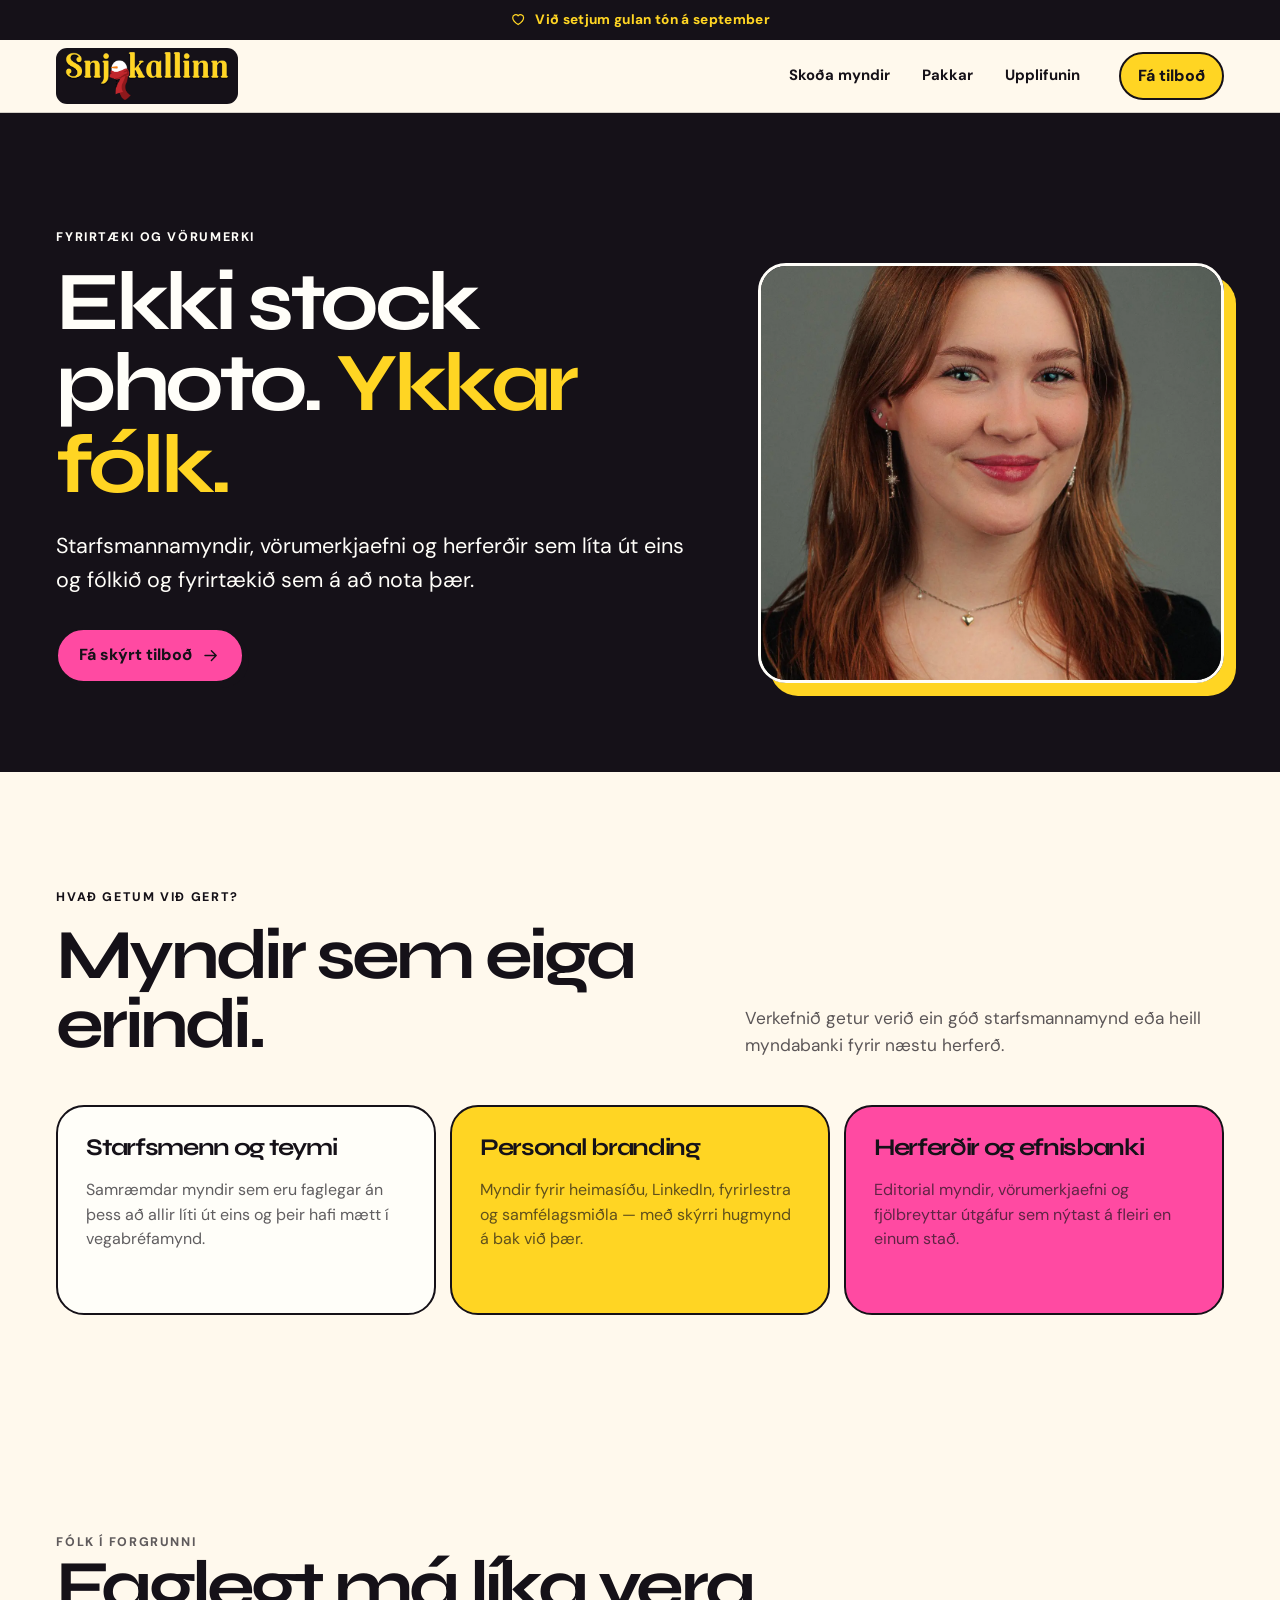
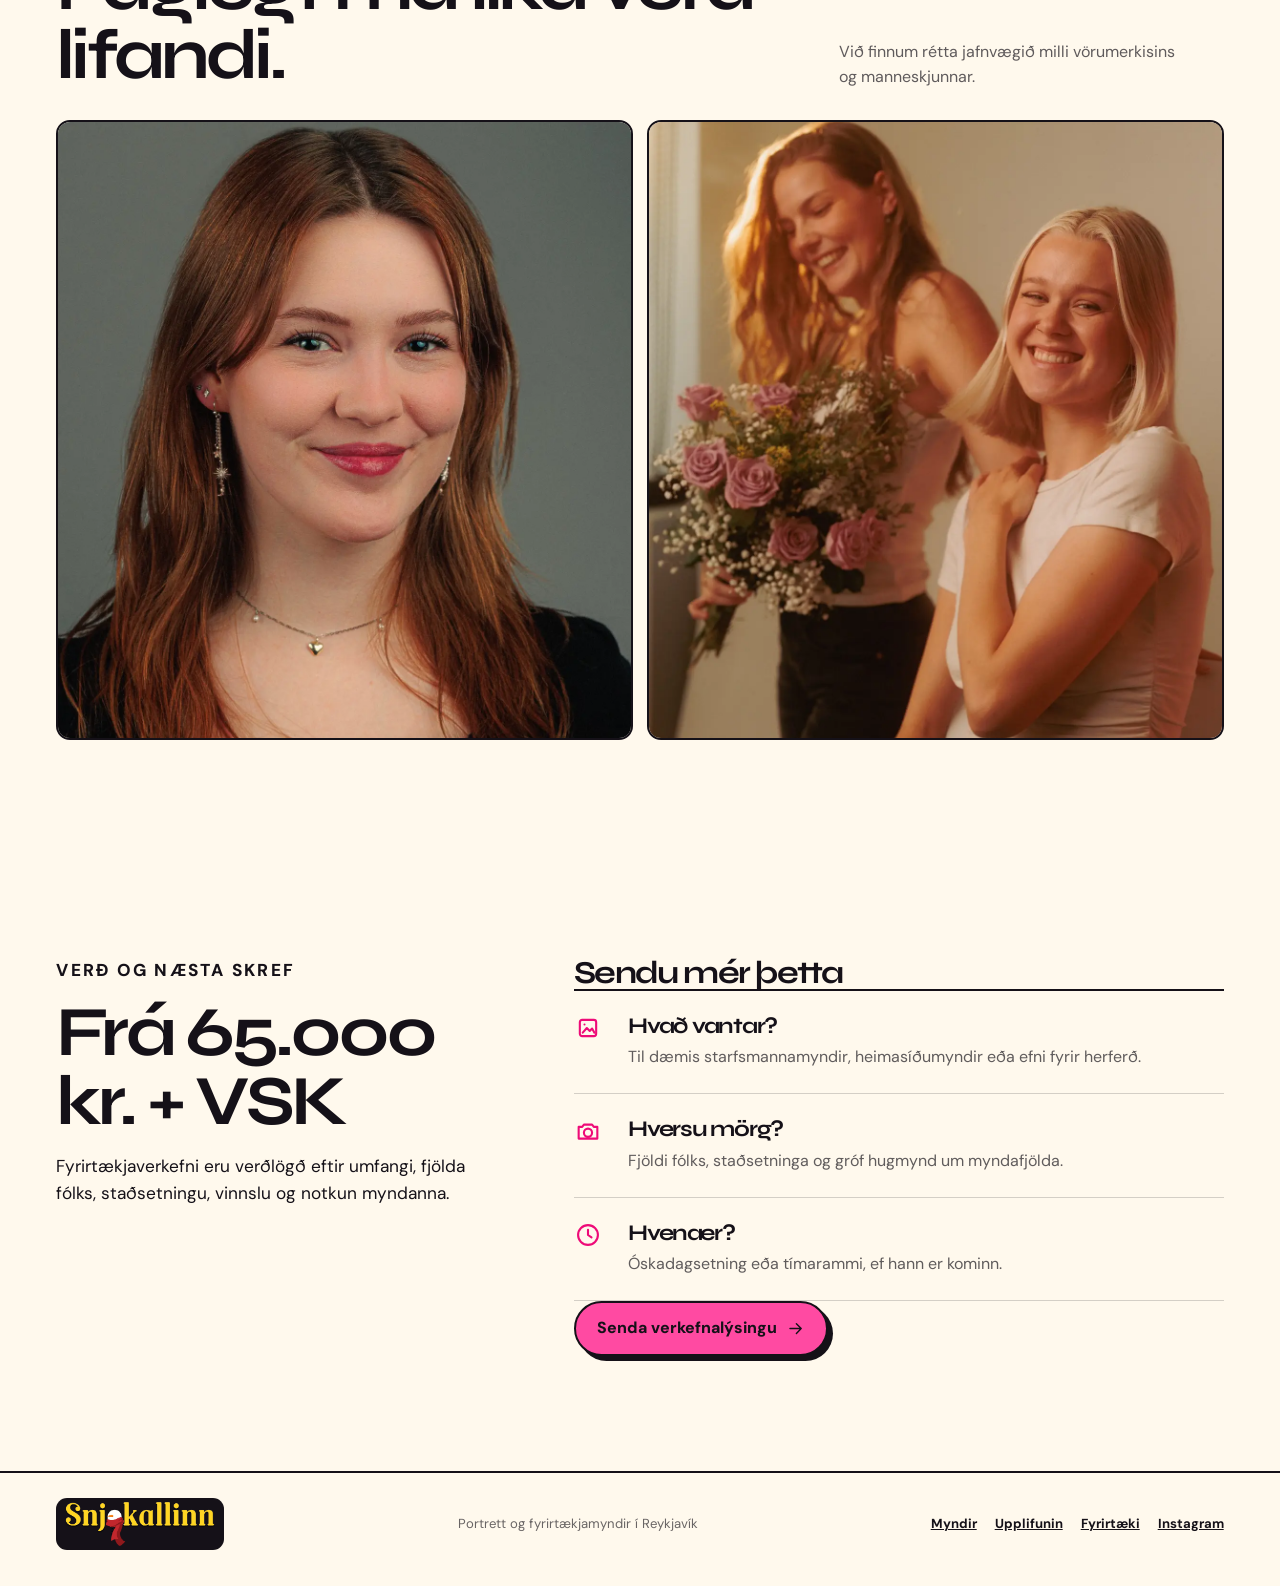
<file: fyrirtaeki.html>
<!doctype html>
<html lang="is">
  <head>
    <meta charset="UTF-8" /><meta name="viewport" content="width=device-width, initial-scale=1.0" />
    <meta name="description" content="Fyrirtækjamyndatökur, starfsmannamyndir og vörumerkjaefni hjá Snjókallinum." /><meta name="theme-color" content="#151118" />
    <link rel="icon" href="./assets/favicon.png" type="image/png" /><link rel="preconnect" href="https://fonts.googleapis.com" /><link rel="preconnect" href="https://fonts.gstatic.com" crossorigin />
    <link href="https://fonts.googleapis.com/css2?family=DM+Sans:wght@400;500;600;700&family=Syne:wght@600;700;800&display=swap" rel="stylesheet" /><link rel="stylesheet" href="./styles-v10.css" />
    <title>Fyrirtæki — Snjókallinn</title>
  </head>
  <body data-campaign="yellow-september">
    <div class="campaign-bar"><svg class="icon" aria-hidden="true"><use href="./icons.svg#heart"></use></svg><span>Við setjum gulan tón á september</span></div>
    <header class="site-header"><div class="site-header-inner"><a class="brand" href="./index.html" aria-label="Snjókallinn, aðalsíða"><img class="brand-wordmark" src="./assets/logo-wordmark-yellow.png" width="1000" height="290" alt="Snjókallinn" /></a><nav class="desktop-nav" aria-label="Aðalvalmynd"><a href="./myndir.html">Skoða myndir</a><a href="./index.html#pakkar">Pakkar</a><a href="./upplifunin.html">Upplifunin</a></nav><a class="header-cta" href="#fyrirspurn">Fá tilboð</a><button class="menu-button" type="button" aria-label="Opna valmynd" aria-expanded="false" aria-controls="mobile-menu" data-menu-button><svg class="icon" aria-hidden="true"><use href="./icons.svg#menu"></use></svg></button></div><nav class="mobile-menu" id="mobile-menu" aria-label="Farsímavalmynd" data-mobile-menu hidden><a href="./index.html">Aðalsíða</a><a href="./myndir.html">Myndir</a><a href="./upplifunin.html">Upplifunin</a><a href="./fyrirtaeki.html" aria-current="page">Fyrirtæki</a><a href="https://www.instagram.com/snjokallinn/" target="_blank" rel="noreferrer">Instagram</a></nav></header>
    <main>
      <section class="page-hero business-hero section-shell"><div class="page-hero-inner"><div><p class="kicker">Fyrirtæki og vörumerki</p><h1>Ekki stock photo. <em>Ykkar fólk.</em></h1><p>Starfsmannamyndir, vörumerkjaefni og herferðir sem líta út eins og fólkið og fyrirtækið sem á að nota þær.</p><div class="hero-actions"><a class="button button-primary" href="#fyrirspurn">Fá skýrt tilboð <svg class="icon" aria-hidden="true"><use href="./icons.svg#arrow"></use></svg></a></div></div><figure class="page-hero-image"><img src="./assets/business-headshot.webp" width="1200" height="1600" alt="Fagleg og afslöppuð starfsmannamynd" fetchpriority="high" /></figure></div></section>

      <section class="content-section section-shell" aria-labelledby="services-title"><div class="section-heading dark-text"><div><p class="kicker">Hvað getum við gert?</p><h2 id="services-title">Myndir sem eiga erindi.</h2></div><div class="section-side-copy"><p>Verkefnið getur verið ein góð starfsmannamynd eða heill myndabanki fyrir næstu herferð.</p></div></div><div class="service-grid"><article><h3>Starfsmenn og teymi</h3><p>Samræmdar myndir sem eru faglegar án þess að allir líti út eins og þeir hafi mætt í vegabréfamynd.</p></article><article><h3>Personal branding</h3><p>Myndir fyrir heimasíðu, LinkedIn, fyrirlestra og samfélagsmiðla — með skýrri hugmynd á bak við þær.</p></article><article><h3>Herferðir og efnisbanki</h3><p>Editorial myndir, vörumerkjaefni og fjölbreyttar útgáfur sem nýtast á fleiri en einum stað.</p></article></div></section>

      <section class="gallery-section section-shell" aria-labelledby="business-gallery-title"><div class="gallery-heading"><div><p class="kicker">Fólk í forgrunni</p><h2 id="business-gallery-title">Faglegt má líka vera lifandi.</h2></div><p>Við finnum rétta jafnvægið milli vörumerkisins og manneskjunnar.</p></div><div class="photo-pair business-photo-pair"><figure><img src="./assets/business-headshot.webp" width="1200" height="1600" alt="Nútímaleg starfsmannamynd á hlutlausum bakgrunni" loading="lazy" /></figure><figure><img src="./assets/business-team.webp" width="1200" height="1600" alt="Tvær manneskjur saman í hlýlegri myndatöku" loading="lazy" /></figure></div></section>

      <section class="content-section section-shell" id="fyrirspurn" aria-labelledby="quote-title"><div class="content-grid"><div><p class="kicker">Verð og næsta skref</p><h2 id="quote-title">Frá 65.000 kr. + VSK</h2><p>Fyrirtækjaverkefni eru verðlögð eftir umfangi, fjölda fólks, staðsetningu, vinnslu og notkun myndanna.</p></div><div><h3>Sendu mér þetta</h3><ul class="detail-list"><li><svg class="icon" aria-hidden="true"><use href="./icons.svg#images"></use></svg><div><h3>Hvað vantar?</h3><p>Til dæmis starfsmannamyndir, heimasíðumyndir eða efni fyrir herferð.</p></div></li><li><svg class="icon" aria-hidden="true"><use href="./icons.svg#camera"></use></svg><div><h3>Hversu mörg?</h3><p>Fjöldi fólks, staðsetninga og gróf hugmynd um myndafjölda.</p></div></li><li><svg class="icon" aria-hidden="true"><use href="./icons.svg#clock"></use></svg><div><h3>Hvenær?</h3><p>Óskadagsetning eða tímarammi, ef hann er kominn.</p></div></li></ul><a class="button button-primary" href="https://www.instagram.com/snjokallinn/" target="_blank" rel="noreferrer">Senda verkefnalýsingu <svg class="icon" aria-hidden="true"><use href="./icons.svg#arrow"></use></svg></a></div></div></section>
    </main>
    <footer class="site-footer section-shell"><a class="brand footer-brand" href="./index.html" aria-label="Snjókallinn, aðalsíða"><img class="brand-wordmark" src="./assets/logo-wordmark-yellow.png" width="1000" height="290" alt="Snjókallinn" loading="lazy" /></a><p>Portrett og fyrirtækjamyndir í Reykjavík</p><div><a href="./myndir.html">Myndir</a><a href="./upplifunin.html">Upplifunin</a><a href="./fyrirtaeki.html">Fyrirtæki</a><a href="https://www.instagram.com/snjokallinn/" target="_blank" rel="noreferrer">Instagram</a></div></footer>
    <script type="module" src="./site-v10.mjs"></script>
  </body>
</html>
</file>
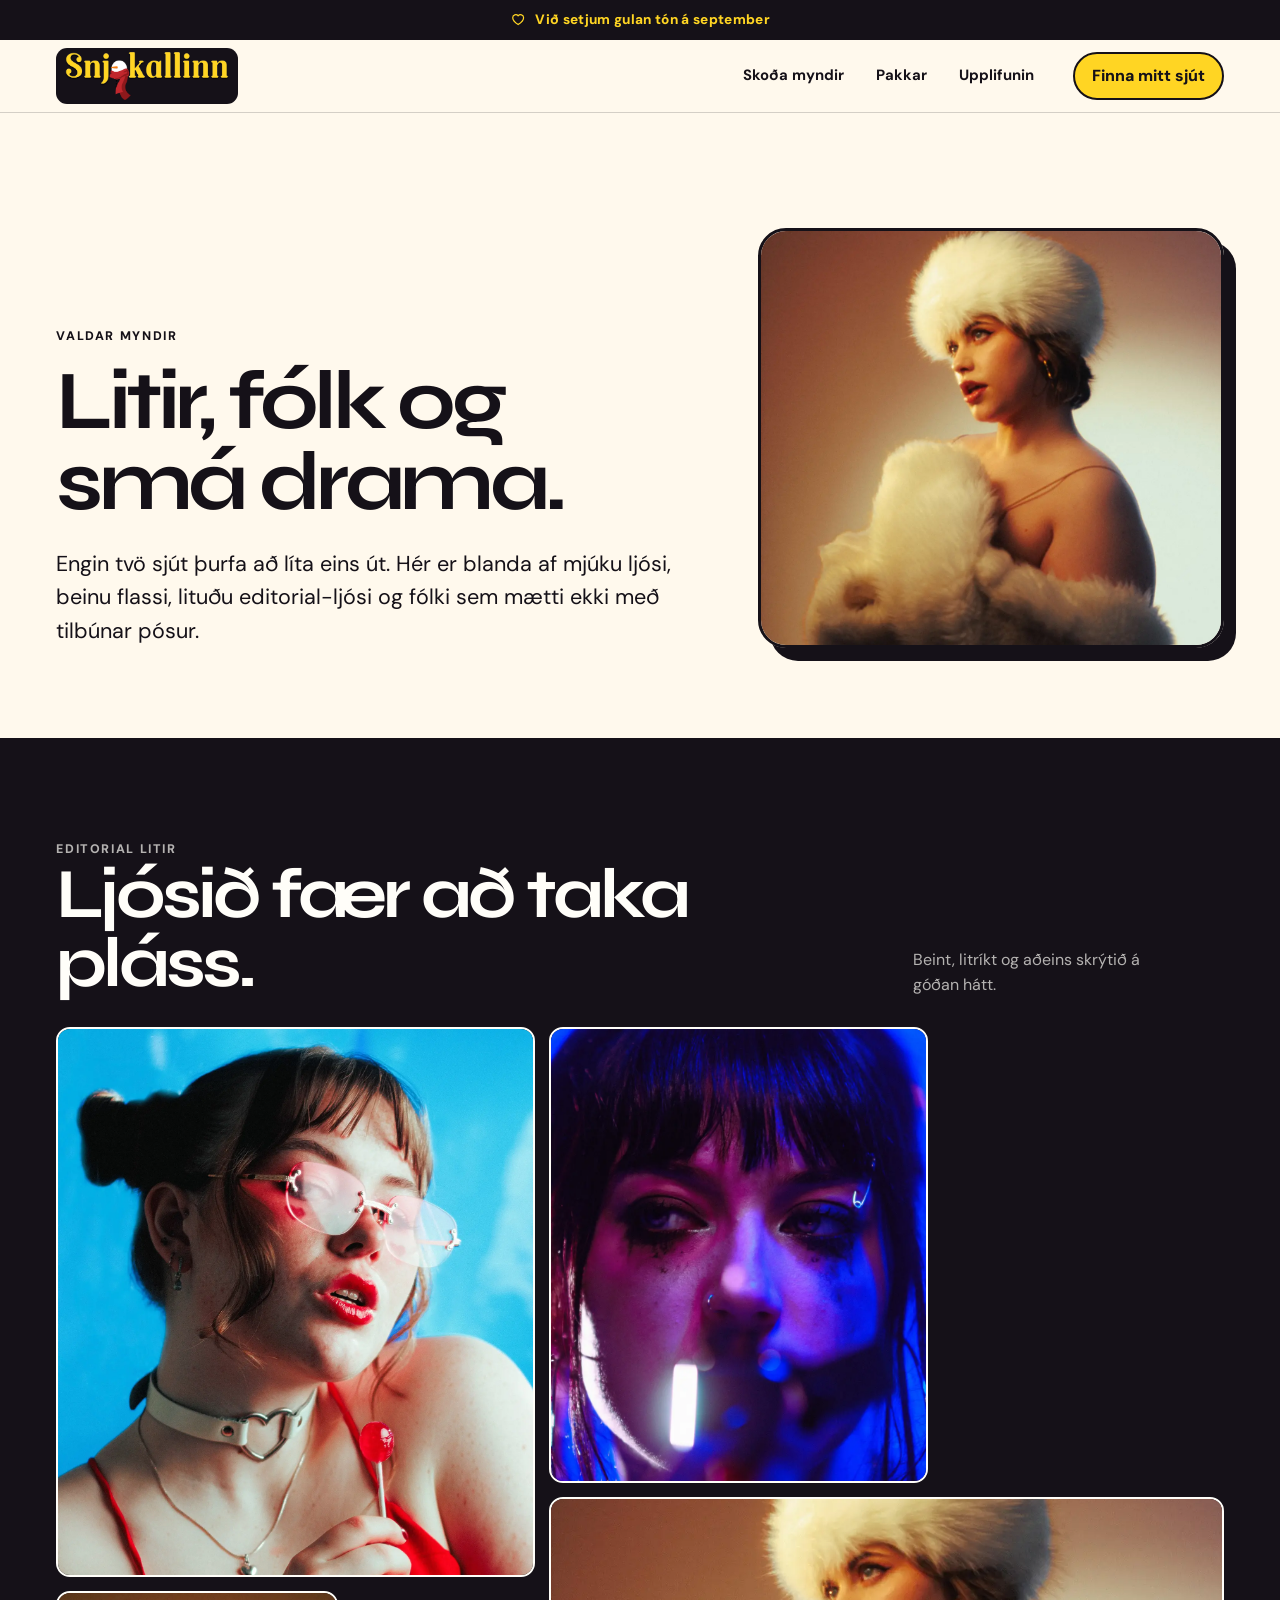
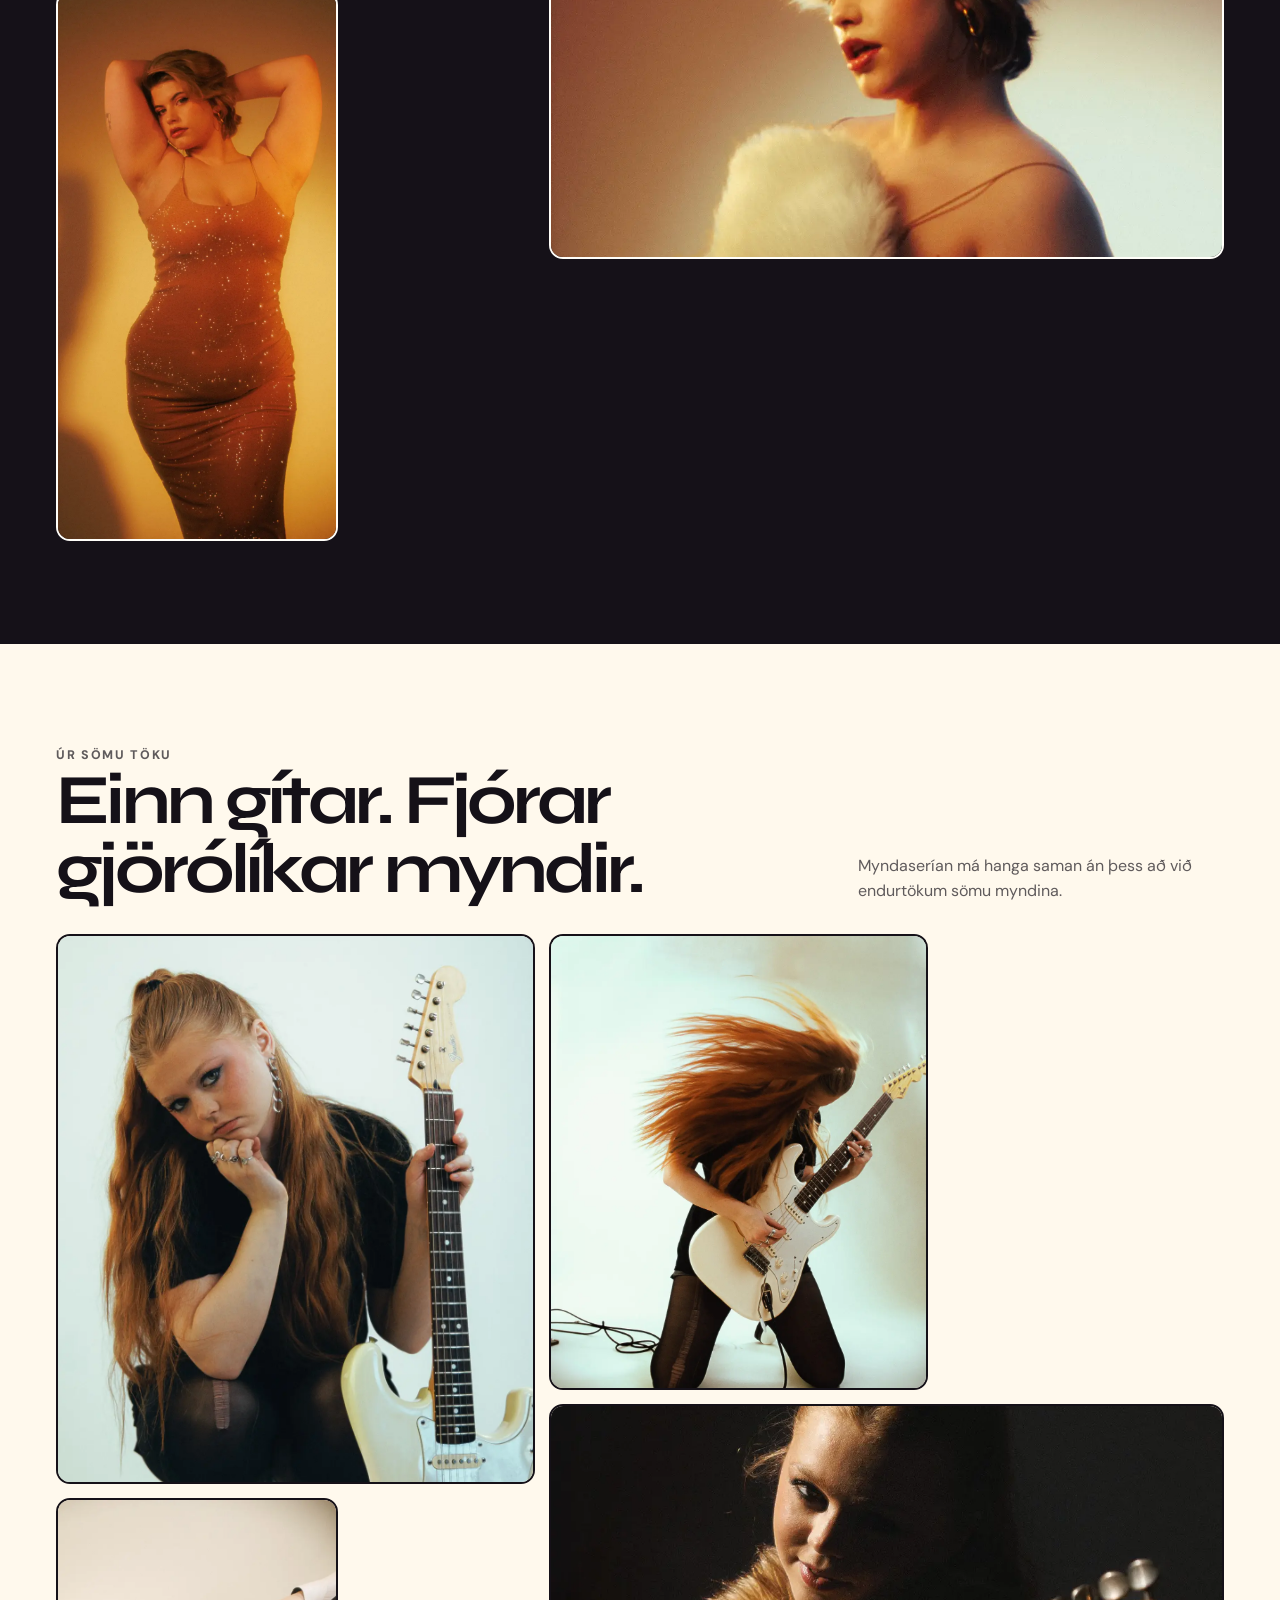
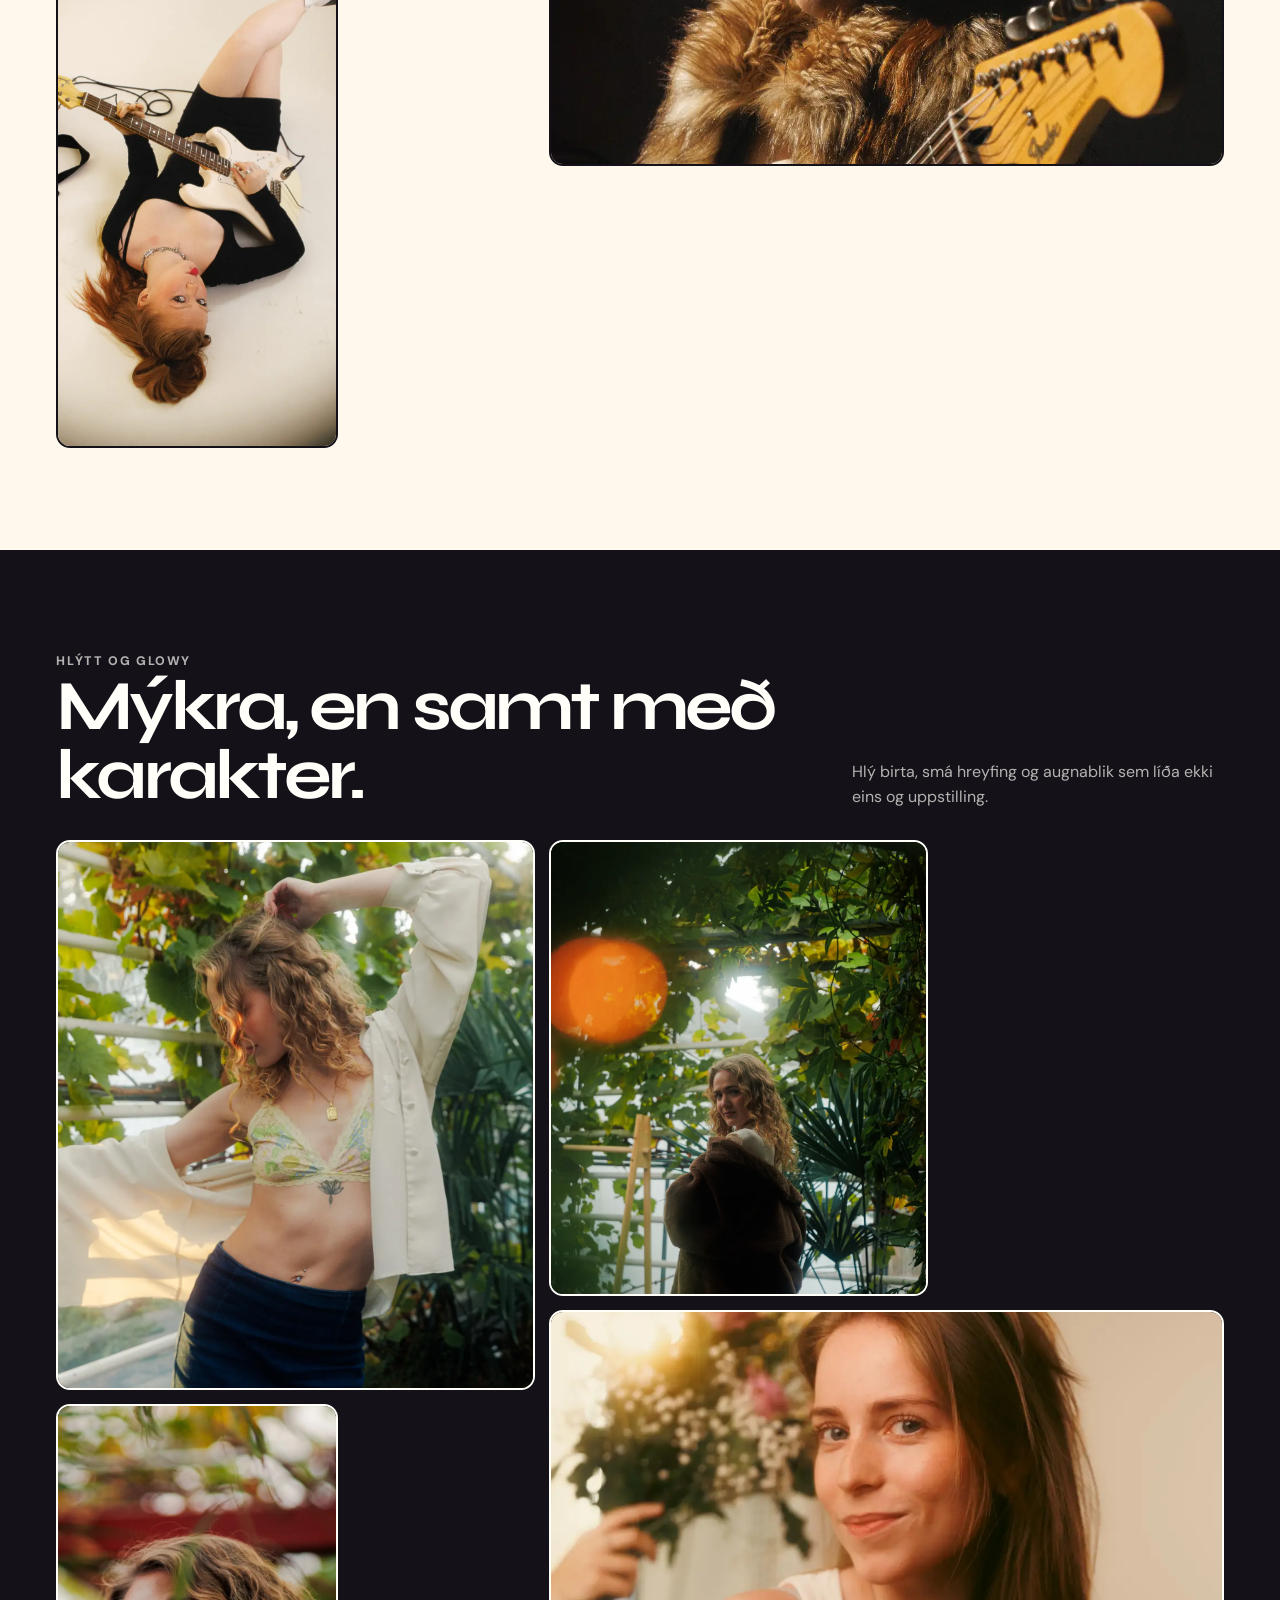
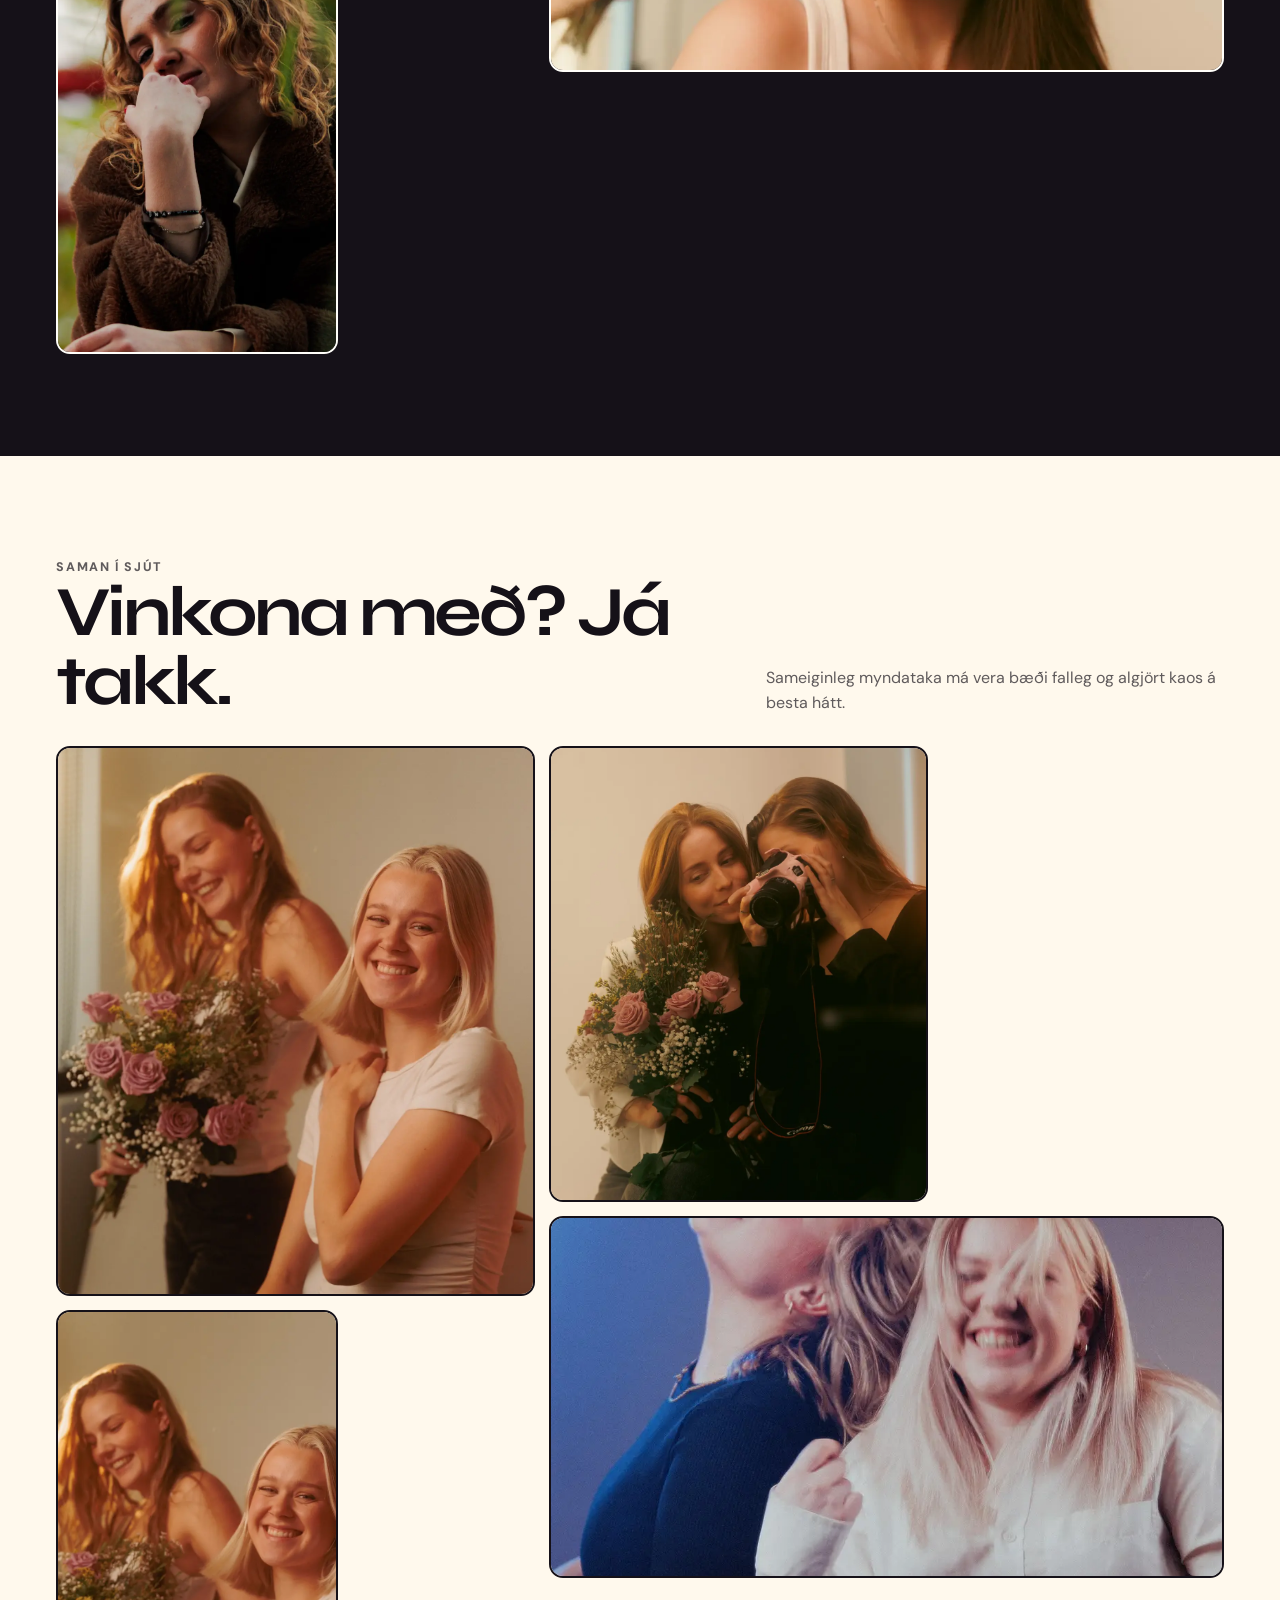
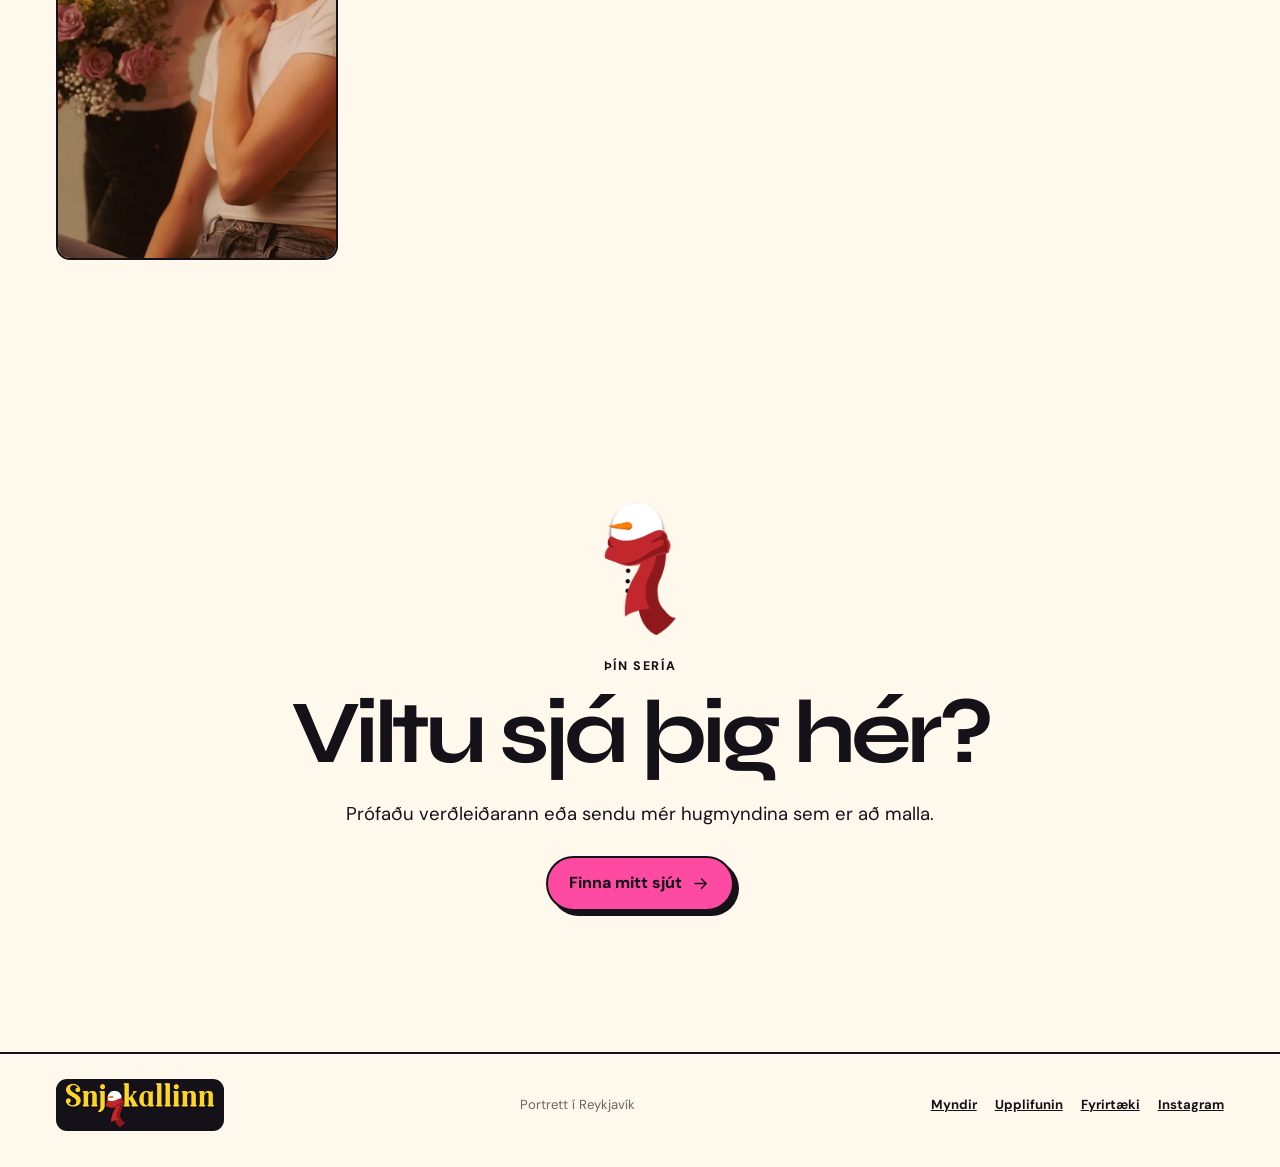
<file: myndir.html>
<!doctype html>
<html lang="is">
  <head>
    <meta charset="UTF-8" /><meta name="viewport" content="width=device-width, initial-scale=1.0" />
    <meta name="description" content="Valdar portrettmyndir og myndaseríur eftir Snjókallinn." /><meta name="theme-color" content="#151118" />
    <link rel="icon" href="./assets/favicon.png" type="image/png" /><link rel="preconnect" href="https://fonts.googleapis.com" /><link rel="preconnect" href="https://fonts.gstatic.com" crossorigin />
    <link href="https://fonts.googleapis.com/css2?family=DM+Sans:wght@400;500;600;700&family=Syne:wght@600;700;800&display=swap" rel="stylesheet" /><link rel="stylesheet" href="./styles-v10.css" />
    <title>Myndir — Snjókallinn</title>
  </head>
  <body data-campaign="yellow-september">
    <div class="campaign-bar"><svg class="icon" aria-hidden="true"><use href="./icons.svg#heart"></use></svg><span>Við setjum gulan tón á september</span></div>
    <header class="site-header">
      <div class="site-header-inner"><a class="brand" href="./index.html" aria-label="Snjókallinn, aðalsíða"><img class="brand-wordmark" src="./assets/logo-wordmark-yellow.png" width="1000" height="290" alt="Snjókallinn" /></a><nav class="desktop-nav" aria-label="Aðalvalmynd"><a href="./myndir.html" aria-current="page">Skoða myndir</a><a href="./index.html#pakkar">Pakkar</a><a href="./upplifunin.html">Upplifunin</a></nav><a class="header-cta" href="./index.html#leidari">Finna mitt sjút</a><button class="menu-button" type="button" aria-label="Opna valmynd" aria-expanded="false" aria-controls="mobile-menu" data-menu-button><svg class="icon" aria-hidden="true"><use href="./icons.svg#menu"></use></svg></button></div>
      <nav class="mobile-menu" id="mobile-menu" aria-label="Farsímavalmynd" data-mobile-menu hidden><a href="./index.html">Aðalsíða</a><a href="./myndir.html" aria-current="page">Myndir</a><a href="./upplifunin.html">Upplifunin</a><a href="./fyrirtaeki.html">Fyrirtæki</a><a href="https://www.instagram.com/snjokallinn/" target="_blank" rel="noreferrer">Instagram</a></nav>
    </header>
    <main>
      <section class="page-hero section-shell"><div class="page-hero-inner"><div><p class="kicker">Valdar myndir</p><h1>Litir, fólk og smá drama.</h1><p>Engin tvö sjút þurfa að líta eins út. Hér er blanda af mjúku ljósi, beinu flassi, lituðu editorial-ljósi og fólki sem mætti ekki með tilbúnar pósur.</p></div><figure class="page-hero-image editorial-page-photo"><img src="./assets/editorial-fur.webp" width="1200" height="1600" alt="Editorial portrett með hvítum loðhatti í hlýju ljósi" fetchpriority="high" /></figure></div></section>

      <section class="gallery-section section-shell" aria-labelledby="editorial-title"><div class="gallery-heading"><div><p class="kicker">Editorial litir</p><h2 id="editorial-title">Ljósið fær að taka pláss.</h2></div><p>Beint, litríkt og aðeins skrýtið á góðan hátt.</p></div><div class="photo-grid editorial-grid"><figure><img src="./assets/hero.webp" width="1502" height="2000" alt="Portrett með bleikum gleraugum og bláum bakgrunni" loading="lazy" /></figure><figure><img src="./assets/gallery-neon.webp" width="976" height="1300" alt="Nærmynd í fjólubláu neonljósi" loading="lazy" /></figure><figure><img src="./assets/editorial-projection.webp" width="1200" height="1600" alt="Heilmynd í glitrandi kjól og appelsínugulu ljósi" loading="lazy" /></figure><figure><img src="./assets/editorial-fur.webp" width="1200" height="1600" alt="Editorial portrett með hvítum loðhatti" loading="lazy" /></figure></div></section>

      <section class="gallery-section section-shell" aria-labelledby="series-title"><div class="gallery-heading"><div><p class="kicker">Úr sömu töku</p><h2 id="series-title">Einn gítar. Fjórar gjörólíkar myndir.</h2></div><p>Myndaserían má hanga saman án þess að við endurtökum sömu myndina.</p></div><div class="photo-grid guitar-grid"><figure><img src="./assets/guitar-studio.webp" width="1066" height="1600" alt="Rauðhærð tónlistarkona situr með hvítan rafmagnsgítar" loading="lazy" /></figure><figure><img src="./assets/guitar-motion.webp" width="1066" height="1600" alt="Tónlistarkona hristir hárið með gítar í höndunum" loading="lazy" /></figure><figure><img src="./assets/guitar-floor.webp" width="1066" height="1600" alt="Tónlistarkona liggur á gólfinu með rafmagnsgítar" loading="lazy" /></figure><figure><img src="./assets/guitar-shadow.webp" width="1066" height="1600" alt="Dramatískt portrett með gítar og loðkápu" loading="lazy" /></figure></div></section>

      <section class="gallery-section section-shell" aria-labelledby="glowy-title"><div class="gallery-heading"><div><p class="kicker">Hlýtt og glowy</p><h2 id="glowy-title">Mýkra, en samt með karakter.</h2></div><p>Hlý birta, smá hreyfing og augnablik sem líða ekki eins og uppstilling.</p></div><div class="photo-grid glowy-grid"><figure><img src="./assets/glowy-greenhouse.webp" width="1200" height="1600" alt="Mjúkt portrett í gróðurhúsi" loading="lazy" /></figure><figure><img src="./assets/glowy-flare.webp" width="1200" height="1600" alt="Portrett umlukið hlýjum sólargeisla" loading="lazy" /></figure><figure><img src="./assets/glowy-close.webp" width="1199" height="1600" alt="Nærmynd í mjúku og hlýju ljósi" loading="lazy" /></figure><figure><img src="./assets/warm-close.webp" width="1200" height="1600" alt="Hlýleg nærmynd með blómum í bakgrunni" loading="lazy" /></figure></div></section>

      <section class="gallery-section section-shell" aria-labelledby="together-title"><div class="gallery-heading"><div><p class="kicker">Saman í sjút</p><h2 id="together-title">Vinkona með? Já takk.</h2></div><p>Sameiginleg myndataka má vera bæði falleg og algjört kaos á besta hátt.</p></div><div class="photo-grid friends-grid"><figure><img src="./assets/business-team.webp" width="1200" height="1600" alt="Tvær vinkonur hlæja saman með blómvönd" loading="lazy" /></figure><figure><img src="./assets/friends-camera.webp" width="1066" height="1600" alt="Tvær vinkonur skoða myndir á myndavél" loading="lazy" /></figure><figure><img src="./assets/gallery-duo.webp" width="975" height="1300" alt="Tvær konur hlæja saman í hlýju ljósi" loading="lazy" /></figure><figure><img src="./assets/gallery-friends.webp" width="975" height="1300" alt="Vinkonur saman í afslappaðri myndatöku" loading="lazy" /></figure></div></section>

      <section class="final-cta section-shell"><img class="cta-logo-mark" src="./assets/logo-mark.png" width="360" height="658" alt="" loading="lazy" /><p class="kicker">Þín sería</p><h2>Viltu sjá þig hér?</h2><p>Prófaðu verðleiðarann eða sendu mér hugmyndina sem er að malla.</p><a class="button button-primary" href="./index.html#leidari">Finna mitt sjút <svg class="icon" aria-hidden="true"><use href="./icons.svg#arrow"></use></svg></a></section>
    </main>
    <footer class="site-footer section-shell"><a class="brand footer-brand" href="./index.html" aria-label="Snjókallinn, aðalsíða"><img class="brand-wordmark" src="./assets/logo-wordmark-yellow.png" width="1000" height="290" alt="Snjókallinn" loading="lazy" /></a><p>Portrett í Reykjavík</p><div><a href="./myndir.html">Myndir</a><a href="./upplifunin.html">Upplifunin</a><a href="./fyrirtaeki.html">Fyrirtæki</a><a href="https://www.instagram.com/snjokallinn/" target="_blank" rel="noreferrer">Instagram</a></div></footer>
    <script type="module" src="./site-v10.mjs"></script>
  </body>
</html>
</file>
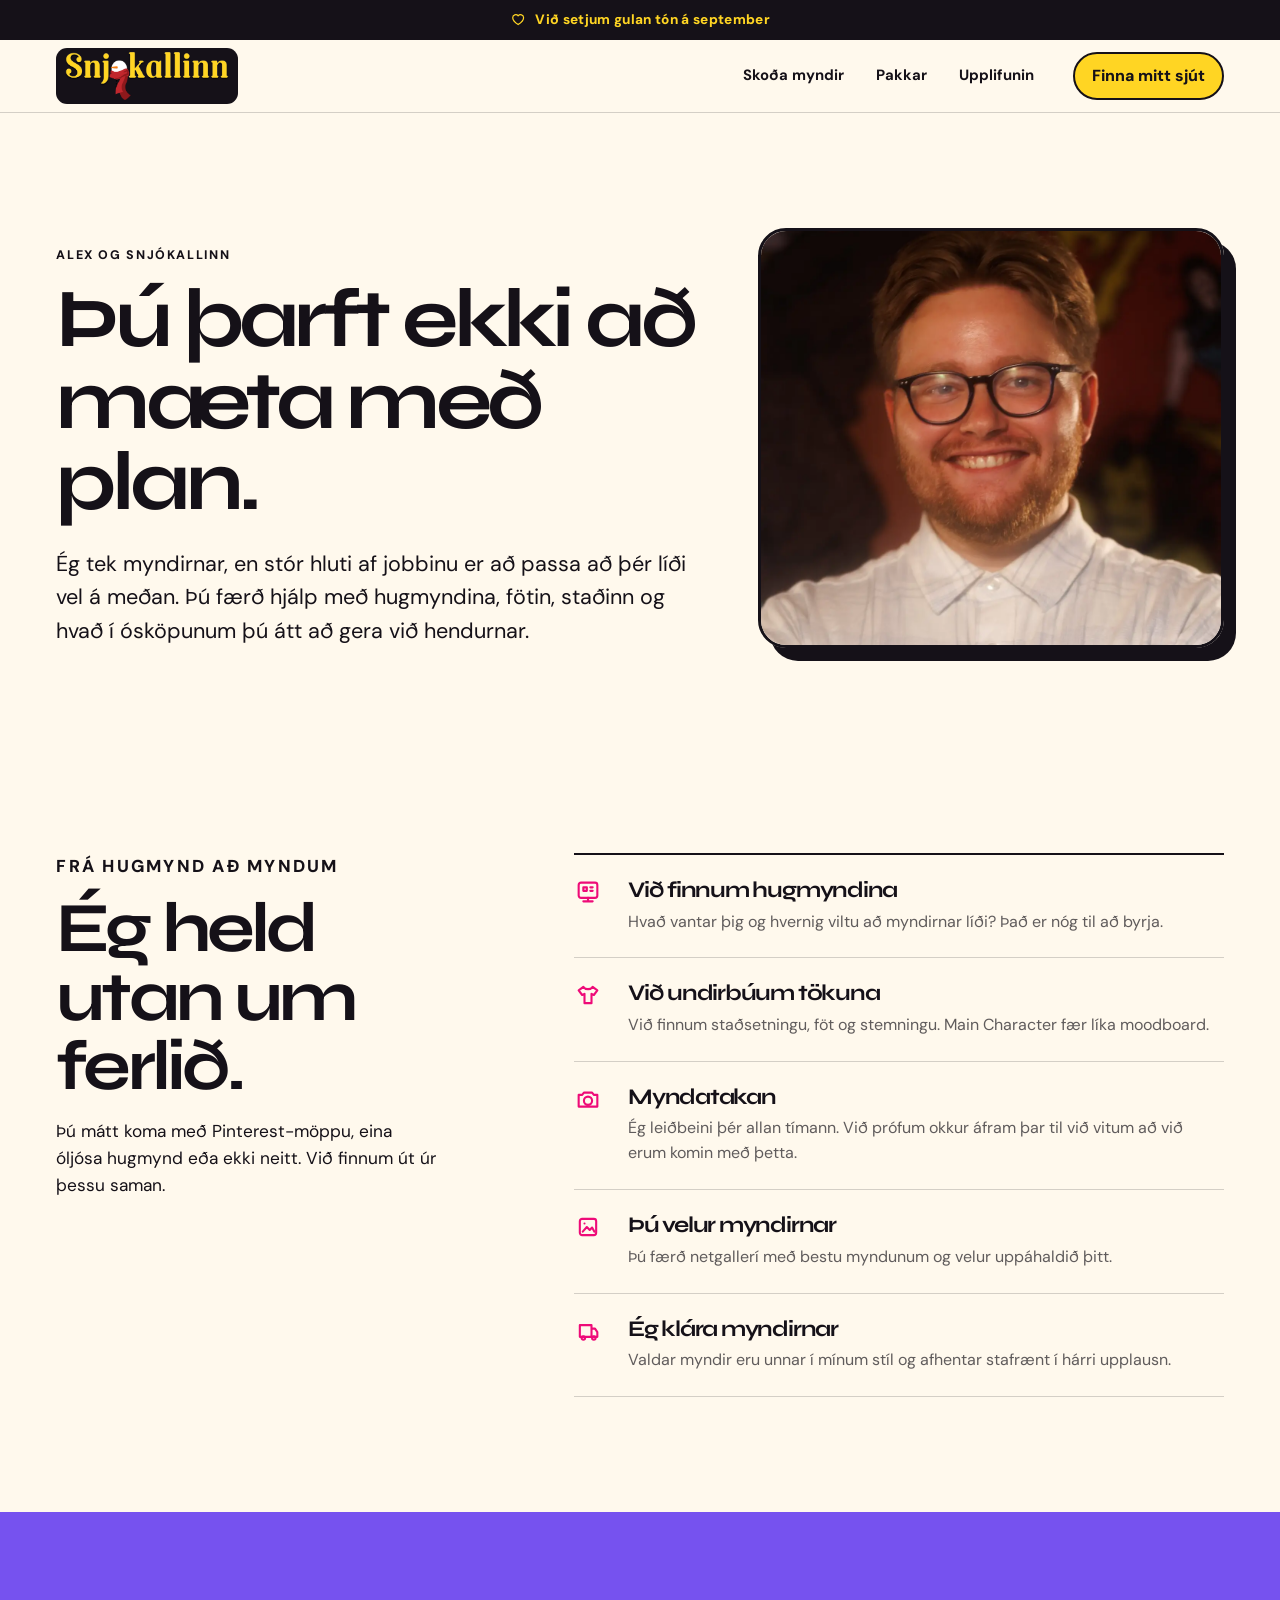
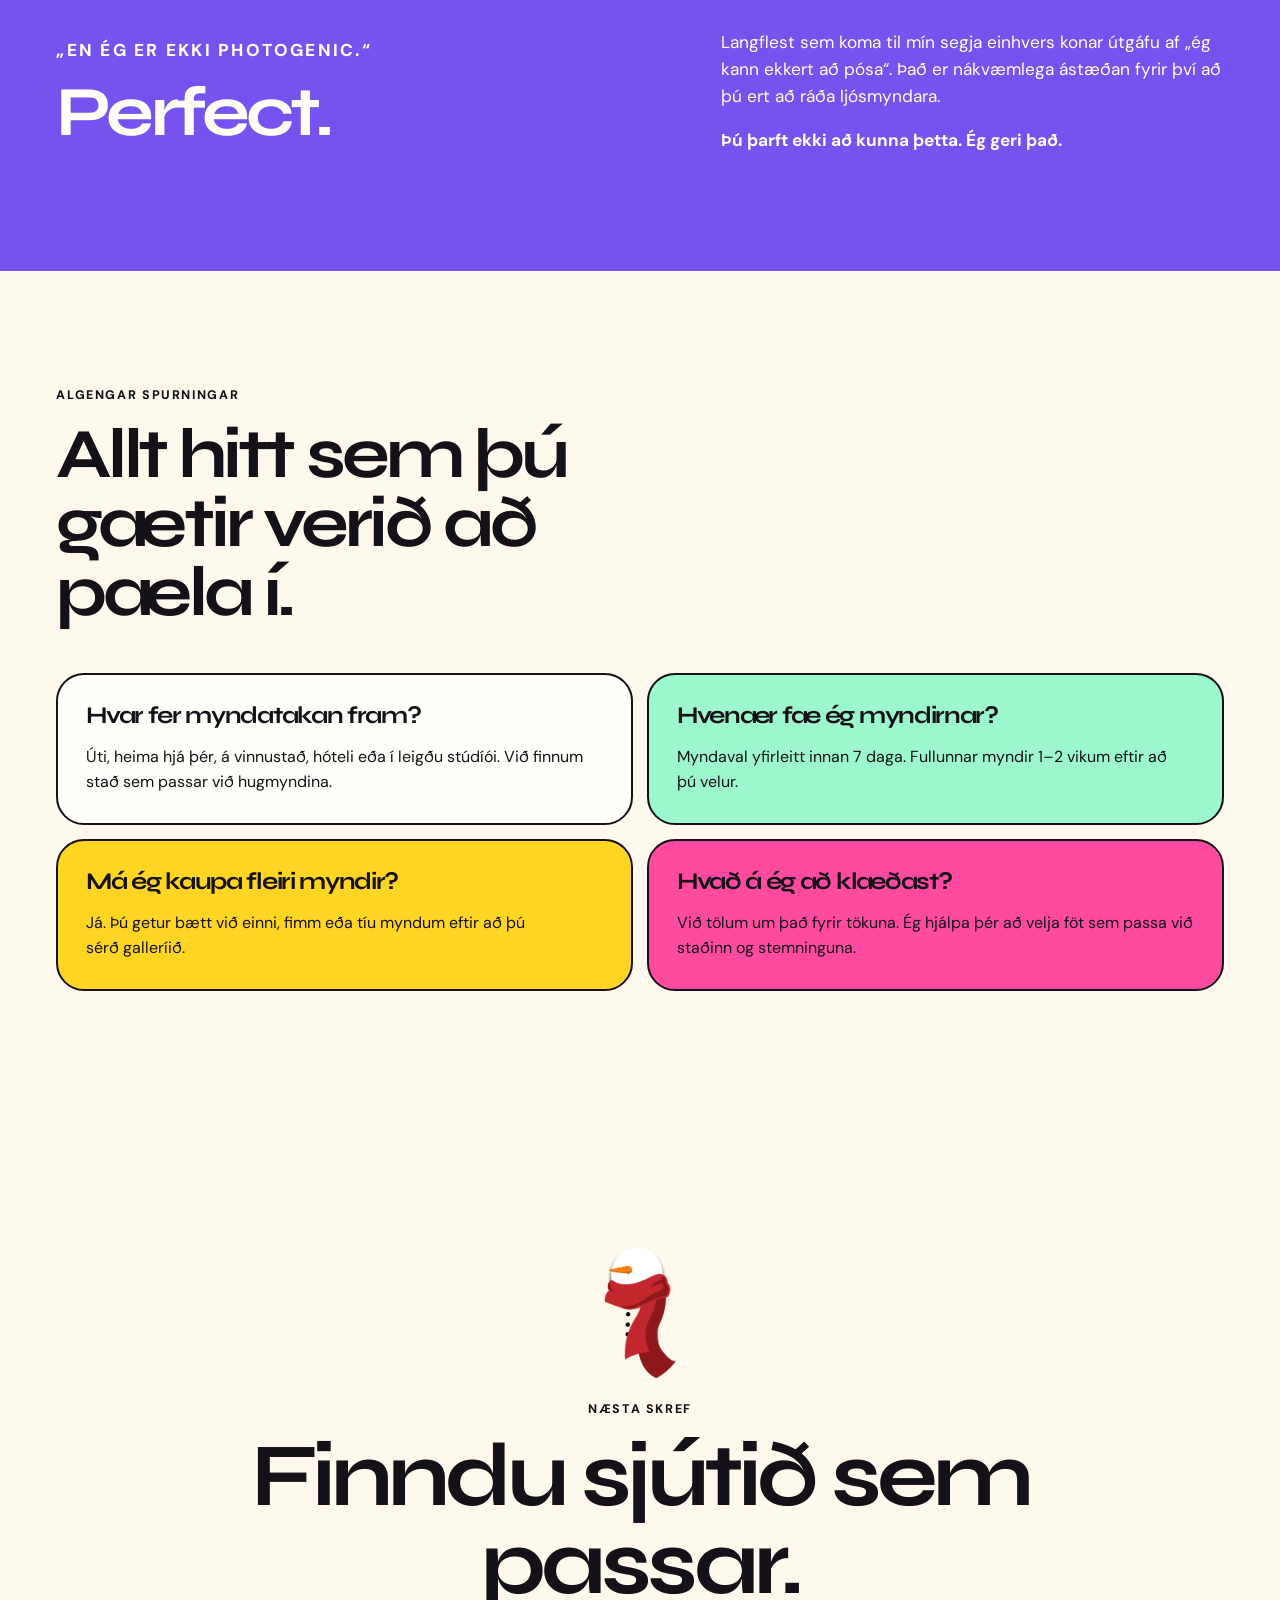
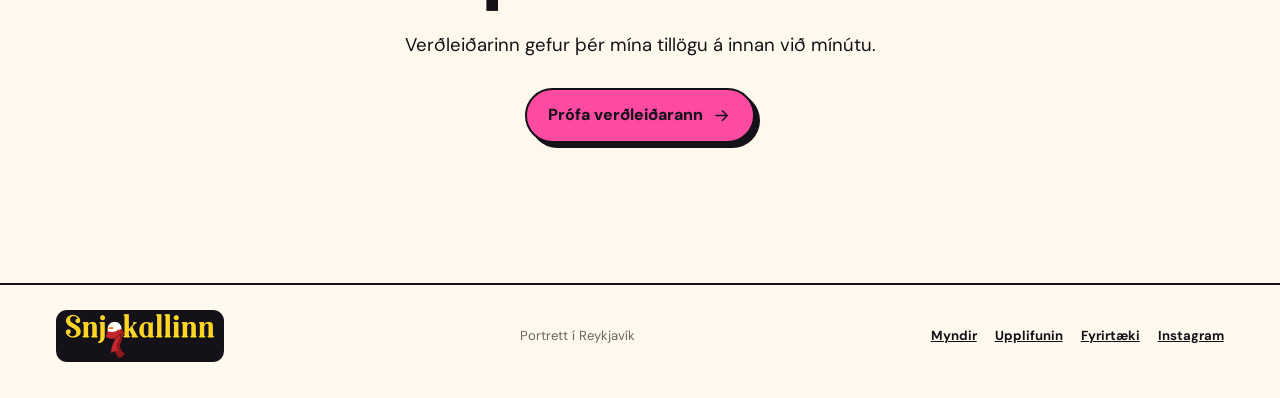
<file: upplifunin.html>
<!doctype html>
<html lang="is">
  <head>
    <meta charset="UTF-8" /><meta name="viewport" content="width=device-width, initial-scale=1.0" />
    <meta name="description" content="Svona virkar portrettmyndataka hjá Alex og Snjókallinum, frá hugmynd að fullunnum myndum." /><meta name="theme-color" content="#151118" />
    <link rel="icon" href="./assets/favicon.png" type="image/png" /><link rel="preconnect" href="https://fonts.googleapis.com" /><link rel="preconnect" href="https://fonts.gstatic.com" crossorigin />
    <link href="https://fonts.googleapis.com/css2?family=DM+Sans:wght@400;500;600;700&family=Syne:wght@600;700;800&display=swap" rel="stylesheet" /><link rel="stylesheet" href="./styles-v10.css" />
    <title>Upplifunin — Snjókallinn</title>
  </head>
  <body data-campaign="yellow-september">
    <div class="campaign-bar"><svg class="icon" aria-hidden="true"><use href="./icons.svg#heart"></use></svg><span>Við setjum gulan tón á september</span></div>
    <header class="site-header"><div class="site-header-inner"><a class="brand" href="./index.html" aria-label="Snjókallinn, aðalsíða"><img class="brand-wordmark" src="./assets/logo-wordmark-yellow.png" width="1000" height="290" alt="Snjókallinn" /></a><nav class="desktop-nav" aria-label="Aðalvalmynd"><a href="./myndir.html">Skoða myndir</a><a href="./index.html#pakkar">Pakkar</a><a href="./upplifunin.html" aria-current="page">Upplifunin</a></nav><a class="header-cta" href="./index.html#leidari">Finna mitt sjút</a><button class="menu-button" type="button" aria-label="Opna valmynd" aria-expanded="false" aria-controls="mobile-menu" data-menu-button><svg class="icon" aria-hidden="true"><use href="./icons.svg#menu"></use></svg></button></div><nav class="mobile-menu" id="mobile-menu" aria-label="Farsímavalmynd" data-mobile-menu hidden><a href="./index.html">Aðalsíða</a><a href="./myndir.html">Myndir</a><a href="./upplifunin.html" aria-current="page">Upplifunin</a><a href="./fyrirtaeki.html">Fyrirtæki</a><a href="https://www.instagram.com/snjokallinn/" target="_blank" rel="noreferrer">Instagram</a></nav></header>
    <main>
      <section class="page-hero section-shell"><div class="page-hero-inner"><div><p class="kicker">Alex og Snjókallinn</p><h1>Þú þarft ekki að mæta með plan.</h1><p>Ég tek myndirnar, en stór hluti af jobbinu er að passa að þér líði vel á meðan. Þú færð hjálp með hugmyndina, fötin, staðinn og hvað í ósköpunum þú átt að gera við hendurnar.</p></div><figure class="page-hero-image alex-page-photo"><img src="./assets/alex-portrait.webp" width="1200" height="1600" alt="Alex Snær, ljósmyndarinn á bak við Snjókallinn" fetchpriority="high" /></figure></div></section>

      <section class="content-section section-shell" aria-labelledby="steps-title"><div class="content-grid"><div><p class="kicker">Frá hugmynd að myndum</p><h2 id="steps-title">Ég held utan um ferlið.</h2><p>Þú mátt koma með Pinterest-möppu, eina óljósa hugmynd eða ekki neitt. Við finnum út úr þessu saman.</p></div><ol class="detail-list"><li><svg class="icon" aria-hidden="true"><use href="./icons.svg#board"></use></svg><div><h3>Við finnum hugmyndina</h3><p>Hvað vantar þig og hvernig viltu að myndirnar líði? Það er nóg til að byrja.</p></div></li><li><svg class="icon" aria-hidden="true"><use href="./icons.svg#shirt"></use></svg><div><h3>Við undirbúum tökuna</h3><p>Við finnum staðsetningu, föt og stemningu. Main Character fær líka moodboard.</p></div></li><li><svg class="icon" aria-hidden="true"><use href="./icons.svg#camera"></use></svg><div><h3>Myndatakan</h3><p>Ég leiðbeini þér allan tímann. Við prófum okkur áfram þar til við vitum að við erum komin með þetta.</p></div></li><li><svg class="icon" aria-hidden="true"><use href="./icons.svg#images"></use></svg><div><h3>Þú velur myndirnar</h3><p>Þú færð netgallerí með bestu myndunum og velur uppáhaldið þitt.</p></div></li><li><svg class="icon" aria-hidden="true"><use href="./icons.svg#delivery"></use></svg><div><h3>Ég klára myndirnar</h3><p>Valdar myndir eru unnar í mínum stíl og afhentar stafrænt í hárri upplausn.</p></div></li></ol></div></section>

      <section class="quote-band"><div class="quote-band-inner section-shell"><div><p class="kicker">„En ég er ekki photogenic.“</p><h2>Perfect.</h2></div><div><p>Langflest sem koma til mín segja einhvers konar útgáfu af „ég kann ekkert að pósa“. Það er nákvæmlega ástæðan fyrir því að þú ert að ráða ljósmyndara.</p><p><strong>Þú þarft ekki að kunna þetta. Ég geri það.</strong></p></div></div></section>

      <section class="content-section section-shell" aria-labelledby="faq-title"><div class="section-heading dark-text"><div><p class="kicker">Algengar spurningar</p><h2 id="faq-title">Allt hitt sem þú gætir verið að pæla í.</h2></div></div><div class="faq-grid"><article><h3>Hvar fer myndatakan fram?</h3><p>Úti, heima hjá þér, á vinnustað, hóteli eða í leigðu stúdíói. Við finnum stað sem passar við hugmyndina.</p></article><article><h3>Hvenær fæ ég myndirnar?</h3><p>Myndaval yfirleitt innan 7 daga. Fullunnar myndir 1–2 vikum eftir að þú velur.</p></article><article><h3>Má ég kaupa fleiri myndir?</h3><p>Já. Þú getur bætt við einni, fimm eða tíu myndum eftir að þú sérð galleríið.</p></article><article><h3>Hvað á ég að klæðast?</h3><p>Við tölum um það fyrir tökuna. Ég hjálpa þér að velja föt sem passa við staðinn og stemninguna.</p></article></div></section>

      <section class="final-cta section-shell"><img class="cta-logo-mark" src="./assets/logo-mark.png" width="360" height="658" alt="" loading="lazy" /><p class="kicker">Næsta skref</p><h2>Finndu sjútið sem passar.</h2><p>Verðleiðarinn gefur þér mína tillögu á innan við mínútu.</p><a class="button button-primary" href="./index.html#leidari">Prófa verðleiðarann <svg class="icon" aria-hidden="true"><use href="./icons.svg#arrow"></use></svg></a></section>
    </main>
    <footer class="site-footer section-shell"><a class="brand footer-brand" href="./index.html" aria-label="Snjókallinn, aðalsíða"><img class="brand-wordmark" src="./assets/logo-wordmark-yellow.png" width="1000" height="290" alt="Snjókallinn" loading="lazy" /></a><p>Portrett í Reykjavík</p><div><a href="./myndir.html">Myndir</a><a href="./upplifunin.html">Upplifunin</a><a href="./fyrirtaeki.html">Fyrirtæki</a><a href="https://www.instagram.com/snjokallinn/" target="_blank" rel="noreferrer">Instagram</a></div></footer>
    <script type="module" src="./site-v10.mjs"></script>
  </body>
</html>
</file>
<file: styles-v10.css>
:root {
  --ink: #151118;
  --paper: #fff9ed;
  --white: #fffef9;
  --pink: #ff4aa2;
  --hot-pink: #ee0b78;
  --violet: #7652ef;
  --yellow: #ffd523;
  --mint: #9cf7cc;
  --line: rgba(21, 17, 24, 0.18);
  --display: "Syne", sans-serif;
  --body: "DM Sans", sans-serif;
  --radius-sm: 14px;
  --radius-lg: 28px;
  --shadow-sm: 5px 5px 0 var(--ink);
  --shadow-lg: 12px 13px 0 var(--ink);
  --page: min(1440px, 100%);
}

*, *::before, *::after { box-sizing: border-box; }
html {
  width: 100%;
  max-width: 100%;
  scroll-behavior: smooth;
  scroll-padding-top: 86px;
  overflow-x: hidden;
  overscroll-behavior-x: none;
}
body {
  width: 100%;
  max-width: 100%;
  margin: 0;
  color: var(--ink);
  background: var(--paper);
  font-family: var(--body);
  font-size: 1rem;
  line-height: 1.55;
  overflow-x: hidden;
  overscroll-behavior-x: none;
}

main, header, footer, section, nav { max-width: 100%; }
main { overflow-x: hidden; touch-action: pan-y; }

img, video, svg { max-width: 100%; height: auto; }
img { display: block; }
button, input { font: inherit; }
button, a { -webkit-tap-highlight-color: transparent; }
a { color: inherit; }
button:focus-visible, a:focus-visible, input:focus-visible + span, input:focus-visible + i {
  outline: 3px solid var(--yellow);
  outline-offset: 4px;
}
.packages button:focus-visible, .guide button:focus-visible, .guide a:focus-visible { outline-color: var(--hot-pink); }

.icon {
  width: 1.2em;
  height: 1.2em;
  flex: 0 0 auto;
  fill: none;
  stroke: currentColor;
  stroke-width: 1.8;
  stroke-linecap: round;
  stroke-linejoin: round;
}

h1, h2, h3 { margin: 0; font-family: var(--display); line-height: .98; letter-spacing: -.055em; }
h1 { font-size: clamp(3.1rem, 6.5vw, 6.5rem); max-width: 980px; }
h2 { font-size: clamp(2.6rem, 5.5vw, 5.15rem); }
h3 { font-size: clamp(1.5rem, 2.5vw, 2.25rem); }
h1 em, h2 em { color: var(--hot-pink); font-style: normal; }
p { text-wrap: pretty; }

.section-shell { width: 100%; max-width: 1440px; margin-inline: auto; padding-inline: clamp(20px, 4.4vw, 68px); }
.kicker { margin: 0 0 14px; font-size: .78rem; font-weight: 800; letter-spacing: .13em; text-transform: uppercase; }
.text-link { font-weight: 800; text-underline-offset: 5px; text-decoration-thickness: 2px; }
.button {
  min-height: 52px;
  padding: 13px 21px;
  border: 2px solid var(--ink);
  border-radius: 999px;
  display: inline-flex;
  gap: 9px;
  justify-content: center;
  align-items: center;
  background: transparent;
  color: var(--ink);
  font-weight: 800;
  text-decoration: none;
  cursor: pointer;
  transition: transform 180ms ease, box-shadow 180ms ease, background 180ms ease;
}
.button:hover { transform: translateY(-2px); }
.button-primary { background: var(--pink); box-shadow: var(--shadow-sm); }
.button-dark { background: var(--ink); color: var(--white); border-color: var(--ink); }
.button-ghost { border-color: rgba(255,255,255,.75); color: var(--white); }

/* Campaign is switched off by removing data-campaign from body. */
body:not([data-campaign="yellow-september"]) .campaign-bar { display: none; }
.campaign-bar {
  min-height: 40px;
  padding: 8px 20px;
  display: flex;
  gap: 9px;
  justify-content: center;
  align-items: center;
  background: var(--ink);
  color: var(--yellow);
  font-size: .85rem;
  font-weight: 800;
  letter-spacing: .025em;
  text-align: center;
}

.site-header {
  min-height: 72px;
  position: sticky;
  top: 0;
  z-index: 30;
  border-bottom: 1px solid var(--line);
  background: color-mix(in srgb, var(--paper) 92%, transparent);
  backdrop-filter: blur(16px);
}
.site-header-inner {
  width: 100%;
  max-width: 1440px;
  min-height: 72px;
  margin-inline: auto;
  padding-inline: clamp(16px, 4.4vw, 68px);
  display: grid;
  grid-template-columns: auto 1fr auto;
  gap: clamp(20px, 3vw, 46px);
  align-items: center;
}
.site-header-inner > *, .hero > *, .section-heading > *, .package-grid > *, .configurator > *, .feature-grid > *, .result-collage > * { min-width: 0; }
.brand { width: max-content; padding: 4px 9px; border-radius: 11px; display: inline-flex; align-items: center; background: var(--ink); text-decoration: none; }
.brand-wordmark { width: 164px; }
.desktop-nav { display: flex; gap: clamp(18px, 2.5vw, 34px); justify-content: flex-end; align-items: center; }
.desktop-nav a { font-size: .93rem; font-weight: 700; text-decoration: none; }
.desktop-nav a:hover { text-decoration: underline; text-underline-offset: 5px; }
.header-cta { min-height: 46px; padding: 10px 17px; border: 2px solid var(--ink); border-radius: 999px; background: var(--yellow); font-weight: 800; text-decoration: none; }
.menu-button { width: 46px; height: 46px; border: 2px solid var(--ink); border-radius: 50%; display: none; place-items: center; background: var(--paper); color: var(--ink); cursor: pointer; }
.menu-button .icon { width: 23px; height: 23px; }
.mobile-menu { width: 100%; padding: 8px 20px 20px; border-top: 1px solid var(--line); background: var(--paper); }
.mobile-menu[hidden] { display: none; }
.mobile-menu a { min-height: 48px; display: flex; align-items: center; border-bottom: 1px solid var(--line); font-family: var(--display); font-size: 1.1rem; font-weight: 700; text-decoration: none; }

.hero {
  min-height: calc(100svh - 112px);
  padding-block: clamp(44px, 7vw, 96px);
  display: grid;
  grid-template-columns: minmax(0, 1.08fr) minmax(350px, .82fr);
  gap: clamp(38px, 7vw, 100px);
  align-items: center;
}
.hero-lead { max-width: 670px; margin: 26px 0 0; font-size: clamp(1.08rem, 1.7vw, 1.34rem); }
.hero-actions { margin-top: 31px; display: flex; gap: 22px; flex-wrap: wrap; align-items: center; }
.guide-bridge { max-width: 580px; margin-top: 34px; padding-top: 21px; border-top: 1px solid var(--line); display: flex; gap: 13px; align-items: flex-start; text-decoration: none; }
.guide-bridge .icon { width: 24px; height: 24px; color: var(--hot-pink); }
.guide-bridge span { color: rgba(21,17,24,.72); }
.guide-bridge strong { display: block; color: var(--ink); }
.hero-visual { position: relative; padding: 0 0 0 32px; }
.signature-frame {
  height: clamp(460px, 57vw, 660px);
  margin: 0;
  position: relative;
  overflow: hidden;
  border: 3px solid var(--ink);
  border-radius: var(--radius-lg) var(--radius-lg) 96px var(--radius-lg);
  background: var(--violet);
  box-shadow: var(--shadow-lg);
}
.signature-frame::after { content: ""; position: absolute; inset: 18px; border: 1px solid rgba(255,255,255,.75); border-radius: 16px 16px 68px 16px; pointer-events: none; }
.signature-frame img { width: 100%; height: 100%; object-fit: cover; object-position: 52% 42%; }
.signature-frame figcaption { position: absolute; left: 30px; bottom: 24px; z-index: 2; color: white; font: 800 clamp(2.2rem, 4vw, 4.5rem)/.84 var(--display); letter-spacing: -.08em; text-shadow: 3px 3px 0 var(--ink); }
.alex-signature { width: max-content; max-width: 280px; min-height: 86px; margin: 16px 10px 0 auto; padding: 10px 14px 10px 10px; position: relative; display: flex; gap: 13px; align-items: center; border: 2px solid var(--ink); border-radius: var(--radius-sm); background: var(--yellow); box-shadow: var(--shadow-sm); }
.alex-signature img { width: 60px; height: 60px; flex: 0 0 auto; border: 2px solid var(--ink); border-radius: 50%; object-fit: cover; object-position: 50% 28%; }
.alex-signature span { display: flex; flex-direction: column; font-size: .78rem; line-height: 1.25; }
.alex-signature strong { font: 800 1.25rem var(--display); }

/* Focused package, quiz and calculator page */
.tool-hero { min-height: 78svh; padding-block: clamp(42px, 7vw, 92px); display: grid; grid-template-columns: 1fr minmax(330px, .68fr); gap: clamp(34px, 7vw, 92px); align-items: center; }
.tool-hero > div > p:not(.kicker) { max-width: 660px; margin: 24px 0 0; font-size: clamp(1.05rem, 1.7vw, 1.28rem); }
.tool-hero-photo { height: min(620px, 64svh); margin: 0; position: relative; overflow: hidden; border: 3px solid var(--ink); border-radius: var(--radius-lg) var(--radius-lg) 88px var(--radius-lg); background: var(--violet); box-shadow: var(--shadow-lg); }
.tool-hero-photo img { width: 100%; height: 100%; object-fit: cover; object-position: 52% 42%; }
.tool-hero-photo figcaption { position: absolute; left: 22px; right: 22px; bottom: 22px; color: white; font: 800 clamp(1.8rem, 4vw, 3.7rem)/.9 var(--display); letter-spacing: -.07em; text-shadow: 3px 3px 0 var(--ink); }

.style-quiz { max-width: none; padding-block: clamp(82px, 10vw, 140px); background: var(--yellow); }
.style-quiz > * { width: min(1304px, 100%); margin-inline: auto; }
.quiz-heading { display: grid; grid-template-columns: 1.15fr .85fr; gap: 28px 55px; align-items: end; }
.quiz-heading .kicker { grid-column: 1 / -1; margin-bottom: -10px; }
.quiz-heading p:last-child { max-width: 520px; margin: 0; font-size: 1.08rem; }
.quiz-shell { margin-top: 42px; }
#style-quiz-form, .quiz-result { min-height: 560px; padding: clamp(20px, 4vw, 46px); border: 3px solid var(--ink); border-radius: var(--radius-lg); background: var(--white); box-shadow: 10px 11px 0 var(--ink); }
.quiz-progress { margin-bottom: 32px; display: grid; grid-template-columns: auto 1fr; gap: 16px; align-items: center; font-size: .8rem; font-weight: 800; }
.quiz-progress i { height: 9px; overflow: hidden; border: 1px solid var(--ink); border-radius: 99px; background: #e8e2d9; }
.quiz-progress b { width: 16.666%; height: 100%; display: block; background: var(--hot-pink); transition: width 220ms ease; }
.quiz-step { margin: 0; padding: 0; border: 0; }
.quiz-step legend { margin-bottom: 25px; font: 800 clamp(1.8rem, 4vw, 3.4rem)/1 var(--display); letter-spacing: -.055em; }
.visual-answers, .text-answers { display: grid; grid-template-columns: repeat(4, 1fr); gap: 12px; }
.visual-answers label, .text-answers label { display: block; cursor: pointer; }
.visual-answers input, .text-answers input { position: absolute; opacity: 0; pointer-events: none; }
.visual-answers span, .text-answers span { height: 100%; overflow: hidden; border: 2px solid var(--ink); border-radius: 18px; display: flex; flex-direction: column; background: var(--paper); transition: transform 160ms ease, box-shadow 160ms ease, background 160ms ease; }
.visual-answers span:hover, .text-answers span:hover { transform: translateY(-2px); }
.visual-answers input:checked + span, .text-answers input:checked + span { background: var(--pink); box-shadow: 5px 5px 0 var(--ink); transform: translate(-2px,-2px); }
.visual-answers img { width: 100%; aspect-ratio: 4 / 5; object-fit: cover; }
.visual-answers b { padding: 14px; line-height: 1.25; }
.text-answers span { min-height: 150px; padding: 22px; justify-content: center; }
.text-answers b { font: 800 1.22rem/1.05 var(--display); letter-spacing: -.03em; }
.text-answers small { margin-top: 9px; color: rgba(21,17,24,.68); font-size: .88rem; line-height: 1.4; }
.quiz-controls { margin-top: 28px; display: flex; gap: 12px; justify-content: space-between; }
.quiz-controls button:disabled { opacity: .42; cursor: not-allowed; box-shadow: none; transform: none; }
.quiz-result { max-width: 900px; display: grid; grid-template-columns: 1fr 1fr; gap: 18px 35px; align-items: start; background: var(--violet); color: white; }
.quiz-result[hidden] { display: none; }
.quiz-result .kicker, .quiz-result h3 { grid-column: 1 / -1; }
.quiz-result h3 { font-size: clamp(2.7rem, 6vw, 5.2rem); }
.quiz-result > img { width: 100%; height: 350px; grid-row: span 4; border: 2px solid white; border-radius: 18px; object-fit: cover; }
.quiz-result > p:not(.kicker):not(.quiz-package) { margin: 0; font-size: 1.05rem; }
.quiz-result-tags { display: flex; flex-wrap: wrap; gap: 8px; }
.quiz-result-tags span { padding: 7px 11px; border: 1px solid white; border-radius: 99px; font-size: .78rem; font-weight: 800; }
.quiz-package { margin: 5px 0 0; padding-top: 16px; border-top: 1px solid rgba(255,255,255,.35); display: flex; flex-direction: column; }
.quiz-package span { font-size: .78rem; text-transform: uppercase; letter-spacing: .08em; }
.quiz-package strong { font: 800 1.65rem var(--display); }
.quiz-result .result-actions { margin: 0; grid-template-columns: 1fr 1fr; }
.quiz-result .result-actions .button:not(.button-primary) { border-color: white; color: white; }
.quiz-sources { margin-top: 28px; padding: 18px 22px; border: 2px solid var(--ink); border-radius: 16px; background: rgba(255,255,255,.48); }
.quiz-sources summary { font-weight: 800; cursor: pointer; }
.quiz-sources p { max-width: 950px; margin-bottom: 0; font-size: .85rem; }
.quiz-sources a { font-weight: 700; text-underline-offset: 3px; }

.section-heading { margin-bottom: 46px; display: grid; grid-template-columns: minmax(0, 1.15fr) minmax(280px, .85fr); gap: 42px; align-items: end; }
.section-heading > p, .section-side-copy p { max-width: 570px; margin: 0; color: rgba(255,255,255,.72); font-size: 1.08rem; }
.section-side-copy .text-link { display: inline-block; margin-top: 15px; }
.dark-text > p, .dark-text .section-side-copy p { color: rgba(21,17,24,.7); }
.compact-heading { grid-template-columns: 1fr; }

.proof { padding-block: clamp(82px, 10vw, 142px); }
.result-collage { display: grid; grid-template-columns: 1.15fr .85fr 1fr; grid-template-rows: 230px 230px; gap: 14px; }
.result-collage figure { margin: 0; overflow: hidden; border: 2px solid var(--ink); border-radius: var(--radius-sm); background: #241f27; }
.result-collage .collage-tall { grid-row: 1 / 3; }
.result-collage .collage-wide { grid-column: 2 / 4; }
.result-collage img { width: 100%; height: 100%; object-fit: cover; transition: transform 350ms ease; }
.result-collage figure:hover img { transform: scale(1.025); }
.result-collage figure:nth-child(1) img { object-position: 50% 36%; }
.result-collage figure:nth-child(2) img { object-position: 50% 25%; }
.result-collage figure:nth-child(4) img { object-position: 50% 25%; }

.why { padding-block: 0 clamp(82px, 9vw, 128px); }
.feature-grid { display: grid; grid-template-columns: repeat(3, 1fr); gap: 16px; }
.feature-grid article { min-height: 290px; padding: clamp(24px, 3vw, 36px); border: 2px solid var(--ink); border-radius: var(--radius-lg); background: var(--white); }
.feature-grid article:nth-child(2) { background: var(--mint); }
.feature-grid article:nth-child(3) { background: var(--pink); }
.feature-icon { width: 40px; height: 40px; margin-bottom: 52px; fill: none; stroke: currentColor; stroke-width: 1.5; stroke-linecap: round; stroke-linejoin: round; }
.feature-grid h3 { line-height: 1.05; }
.feature-grid p { margin: 15px 0 0; color: rgba(21,17,24,.72); }

.packages { max-width: none; width: 100%; padding-block: clamp(82px, 10vw, 136px); background: var(--ink); color: var(--white); }
.packages > * { width: min(1304px, 100%); margin-inline: auto; }
.package-grid { display: grid; grid-template-columns: repeat(3, 1fr); gap: 18px; align-items: stretch; }
.package-card { padding: clamp(22px, 2.4vw, 32px); border-radius: var(--radius-lg); display: flex; flex-direction: column; position: relative; color: var(--ink); overflow: hidden; }
.yellow-card { background: var(--yellow); }
.pink-card { background: var(--pink); }
.violet-card { background: var(--violet); color: var(--white); }
.featured { box-shadow: 0 0 0 3px var(--paper), 8px 9px 0 var(--yellow); z-index: 2; }
.popular-tag { margin: 0; padding: 7px 11px; position: absolute; right: 18px; top: 18px; z-index: 4; border: 1px solid var(--ink); border-radius: 999px; background: var(--white); color: var(--ink); font-size: .73rem; font-weight: 800; text-transform: uppercase; }
.package-photo { width: 100%; height: 210px; margin: 0 0 24px; overflow: hidden; border: 2px solid currentColor; border-radius: var(--radius-sm); background: var(--ink); }
.package-photo img { width: 100%; height: 100%; object-fit: cover; transition: transform 350ms ease; }
.package-card:hover .package-photo img { transform: scale(1.025); }
.package-card:nth-child(1) .package-photo img { object-position: 50% 34%; }
.package-card:nth-child(2) .package-photo img { object-position: 50% 44%; }
.package-card:nth-child(3) .package-photo img { object-position: 50% 25%; }
.package-topline { display: flex; gap: 18px; justify-content: space-between; font-size: .74rem; font-weight: 800; letter-spacing: .07em; text-transform: uppercase; }
.package-card h3 { margin-top: 20px; font-size: clamp(2rem, 3vw, 3.15rem); line-height: .96; }
.price { margin: 17px 0 9px; font: 800 clamp(2.1rem, 3vw, 3.25rem)/1 var(--display); letter-spacing: -.06em; }
.price small { font-size: 1rem; letter-spacing: 0; }
.package-for { min-height: 75px; margin: 0 0 19px; }
.package-facts { margin: auto 0 22px; padding: 0; list-style: none; }
.package-facts li { min-height: 44px; padding: 8px 0; border-bottom: 1px solid currentColor; display: flex; gap: 10px; align-items: center; font-size: .93rem; font-weight: 700; }
.package-facts .icon { width: 20px; height: 20px; }
.card-action { width: 100%; min-height: 50px; padding: 12px 0 0; border: 0; border-top: 2px solid currentColor; display: flex; gap: 12px; justify-content: space-between; align-items: center; background: transparent; color: inherit; font-weight: 800; text-align: left; cursor: pointer; }
.card-action .icon { width: 22px; height: 22px; }

.extra-images { margin-top: 42px; padding: clamp(25px, 3vw, 39px); border-radius: var(--radius-lg); display: grid; grid-template-columns: .85fr 1.15fr; gap: 32px; align-items: center; background: var(--white); color: var(--ink); }
.extra-images h3 { font-size: clamp(2rem, 3vw, 3rem); }
.extra-images p:last-child { margin-bottom: 0; }
.extra-price-list { display: grid; grid-template-columns: repeat(3, 1fr); gap: 9px; }
.extra-price-list p { min-height: 122px; margin: 0; padding: 16px; border: 1px solid var(--line); border-radius: var(--radius-sm); display: flex; flex-direction: column; }
.extra-price-list strong { font: 800 2rem var(--display); }
.extra-price-list span { color: rgba(21,17,24,.62); }
.extra-price-list b { margin-top: auto; }

.guide { padding-block: clamp(86px, 10vw, 140px); }
.guide-intro { display: grid; grid-template-columns: 1.1fr .9fr; gap: 46px; align-items: end; }
.guide-intro .kicker { grid-column: 1 / -1; }
.guide-intro > div > p:first-child { margin: 0; font-size: 1.08rem; }
.delivery-note { margin: 18px 0 0; padding-top: 18px; border-top: 1px solid var(--line); display: flex; gap: 12px; align-items: flex-start; color: rgba(21,17,24,.7); }
.delivery-note .icon { width: 24px; height: 24px; color: var(--hot-pink); }
.configurator { margin-top: 46px; display: grid; grid-template-columns: minmax(0, 1.24fr) minmax(340px, .76fr); gap: 26px; align-items: start; }
#pricing-form { padding: clamp(20px, 3vw, 34px); border: 2px solid var(--ink); border-radius: var(--radius-lg); background: var(--white); }
fieldset { margin: 0 0 28px; padding: 0 0 28px; border: 0; border-bottom: 1px solid var(--line); }
fieldset:last-child { margin: 0; padding: 0; border-bottom: 0; }
fieldset[hidden] { display: none; }
legend { width: 100%; margin-bottom: 15px; font: 700 clamp(1.16rem, 2vw, 1.45rem) var(--display); letter-spacing: -.03em; }
legend span { width: 29px; height: 29px; margin-right: 7px; border: 1px solid var(--ink); border-radius: 50%; display: inline-grid; place-items: center; font: 700 .8rem var(--body); }
.choice-grid { display: grid; grid-template-columns: 1fr; gap: 10px; }
.choice-grid.three-up { grid-template-columns: repeat(3, 1fr); }
.choice-grid.two-up { grid-template-columns: repeat(2, 1fr); }
.choice-grid.four-up { grid-template-columns: repeat(4, 1fr); }
.choice { display: block; cursor: pointer; }
.choice input, .toggle input { position: absolute; opacity: 0; pointer-events: none; }
.choice > span { min-height: 78px; padding: 13px 15px; border: 1px solid var(--line); border-radius: var(--radius-sm); display: flex; flex-direction: column; justify-content: center; transition: background 150ms ease, border 150ms ease, transform 150ms ease; }
.choice > span:hover { border-color: var(--ink); transform: translateY(-1px); }
.choice input:checked + span { border: 2px solid var(--ink); background: var(--yellow); box-shadow: 3px 3px 0 var(--ink); }
.choice strong, .toggle strong { line-height: 1.25; }
.choice small, .toggle small { margin-top: 4px; color: rgba(21,17,24,.64); line-height: 1.35; }
.compact-choice > span { min-height: 72px; padding-inline: 11px; }
.toggle { min-height: 74px; padding: 13px 15px; border: 1px solid var(--line); border-radius: var(--radius-sm); display: flex; gap: 14px; justify-content: space-between; align-items: center; cursor: pointer; }
.toggle > span { display: flex; flex-direction: column; }
.toggle i { width: 48px; height: 28px; flex: 0 0 auto; position: relative; border-radius: 30px; background: #d9d4cf; transition: background 150ms ease; }
.toggle i::after { content: ""; width: 22px; height: 22px; position: absolute; left: 3px; top: 3px; border-radius: 50%; background: white; box-shadow: 0 1px 4px rgba(0,0,0,.25); transition: transform 150ms ease; }
.toggle input:checked + i { background: var(--hot-pink); }
.toggle input:checked + i::after { transform: translateX(20px); }
.field-label { margin: 20px 0 10px; font-size: .88rem; font-weight: 700; }

.result { padding: clamp(25px, 3vw, 36px); position: sticky; top: 92px; overflow: hidden; border: 2px solid var(--ink); border-radius: var(--radius-lg); background: var(--violet); color: var(--white); box-shadow: 9px 10px 0 var(--ink); }
.result::before { content: ""; width: 110px; height: 110px; position: absolute; right: -42px; top: -42px; border: 18px solid var(--yellow); border-radius: 50%; opacity: .35; }
.result-label { margin: 0 0 16px; font-size: .72rem; font-weight: 800; letter-spacing: .12em; text-transform: uppercase; }
.result h3 { max-width: 88%; font-size: clamp(2.25rem, 4.6vw, 4rem); }
#result-note { min-height: 72px; max-width: 510px; }
.estimate-row { margin-top: 17px; padding: 20px 0 13px; border-top: 1px solid rgba(255,255,255,.34); display: flex; gap: 18px; justify-content: space-between; align-items: end; }
.estimate-row span { font-size: .83rem; font-weight: 700; }
.estimate-row strong { font: 800 clamp(1.8rem, 3.2vw, 2.8rem)/1 var(--display); letter-spacing: -.05em; white-space: nowrap; }
.breakdown { border-top: 1px solid rgba(255,255,255,.24); }
.breakdown:empty { display: none; }
.breakdown div { padding-top: 10px; display: flex; gap: 12px; justify-content: space-between; font-size: .82rem; }
.fine-print { margin: 17px 0 0; color: rgba(255,255,255,.7); font-size: .78rem; }
.result-actions { margin-top: 22px; display: grid; grid-template-columns: 1.05fr .95fr; gap: 9px; }
.result .button-primary { color: var(--ink); }
.copy-status { min-height: 21px; margin: 10px 0 0; color: var(--yellow); font-size: .78rem; font-weight: 700; }

.experience-preview { padding-block: 0 clamp(86px, 10vw, 140px); }
.process-list { margin: 40px 0 0; padding: 0; border-top: 2px solid var(--ink); list-style: none; }
.process-list li { min-height: 112px; padding: 22px 0; border-bottom: 1px solid var(--line); display: grid; grid-template-columns: 52px 1fr; gap: 18px; align-items: start; }
.process-list li > span { width: 36px; height: 36px; border-radius: 50%; display: grid; place-items: center; background: var(--pink); font-weight: 800; }
.process-list h3 { font-size: clamp(1.35rem, 2.4vw, 2rem); line-height: 1.08; }
.process-list p { max-width: 760px; margin: 7px 0 0; color: rgba(21,17,24,.68); }

.business-preview { padding-block: clamp(55px, 7vw, 86px); display: grid; grid-template-columns: 1.15fr .85fr; gap: 50px; align-items: end; background: var(--yellow); }
.business-preview h2 { max-width: 820px; }
.business-preview > div:last-child > p:first-child { font-size: 1.08rem; }
.business-price { font: 800 clamp(1.8rem, 3vw, 2.7rem) var(--display); letter-spacing: -.045em; }

.final-cta { max-width: 1050px; padding-block: clamp(90px, 11vw, 150px); text-align: center; }
.cta-logo-mark { width: 72px; margin: 0 auto 22px; }
.final-cta h2 { font-size: clamp(2.8rem, 7vw, 6rem); }
.final-cta > p:not(.kicker) { max-width: 620px; margin: 22px auto 28px; font-size: 1.16rem; }
.site-footer { padding-block: 25px 36px; border-top: 2px solid var(--ink); display: flex; gap: 25px; justify-content: space-between; align-items: center; font-size: .82rem; }
.site-footer p { margin: 0; color: rgba(21,17,24,.64); }
.site-footer > div { display: flex; flex-wrap: wrap; gap: 18px; font-weight: 700; }
.footer-brand .brand-wordmark { width: 150px; }

/* Supporting pages */
.page-hero { padding-block: clamp(65px, 9vw, 120px) clamp(50px, 7vw, 90px); }
.page-hero-inner { display: grid; grid-template-columns: 1fr .72fr; gap: 54px; align-items: end; }
.page-hero p:not(.kicker) { max-width: 650px; margin: 24px 0 0; font-size: clamp(1.08rem, 1.8vw, 1.35rem); }
.page-hero-image { height: 420px; margin: 0; overflow: hidden; border: 3px solid var(--ink); border-radius: var(--radius-lg); box-shadow: var(--shadow-lg); }
.page-hero-image img { width: 100%; height: 100%; object-fit: cover; }
.alex-page-photo img { object-position: 50% 28%; }
.editorial-page-photo img { object-position: 50% 30%; }
.gallery-section { padding-block: clamp(60px, 8vw, 110px); }
.gallery-section:nth-of-type(even) { max-width: none; width: 100%; background: var(--ink); color: var(--white); }
.gallery-section:nth-of-type(even) > * { width: min(1304px, 100%); margin-inline: auto; }
.gallery-heading { margin-bottom: 30px; display: flex; gap: 25px; justify-content: space-between; align-items: end; }
.gallery-heading p { max-width: 520px; margin: 0; color: currentColor; opacity: .68; }
.photo-grid { display: grid; grid-template-columns: repeat(12, 1fr); grid-auto-rows: 80px; gap: 14px; }
.photo-grid figure { margin: 0; overflow: hidden; border: 2px solid currentColor; border-radius: var(--radius-sm); }
.photo-grid figure:nth-child(1) { grid-column: span 5; grid-row: span 6; }
.photo-grid figure:nth-child(2) { grid-column: span 4; grid-row: span 5; }
.photo-grid figure:nth-child(3) { grid-column: span 3; grid-row: span 6; }
.photo-grid figure:nth-child(4) { grid-column: 6 / span 7; grid-row: 6 / span 4; }
.photo-grid img { width: 100%; height: 100%; object-fit: cover; transition: transform 350ms ease; }
.photo-grid figure:hover img { transform: scale(1.025); }
.editorial-grid figure:nth-child(1) img { object-position: 52% 40%; }
.editorial-grid figure:nth-child(2) img { object-position: 50% 42%; }
.editorial-grid figure:nth-child(3) img { object-position: 50% 36%; }
.editorial-grid figure:nth-child(4) img { object-position: 50% 31%; }
.guitar-grid figure:nth-child(1) img { object-position: 50% 40%; }
.guitar-grid figure:nth-child(2) img { object-position: 50% 45%; }
.guitar-grid figure:nth-child(3) img { object-position: 50% 61%; }
.guitar-grid figure:nth-child(4) img { object-position: 50% 38%; }
.glowy-grid figure:nth-child(1) img { object-position: 50% 44%; }
.glowy-grid figure:nth-child(2) img { object-position: 50% 42%; }
.glowy-grid figure:nth-child(3) img { object-position: 50% 36%; }
.glowy-grid figure:nth-child(4) img { object-position: 50% 34%; }
.friends-grid figure:nth-child(1) img { object-position: 50% 39%; }
.friends-grid figure:nth-child(2) img { object-position: 50% 42%; }
.friends-grid figure:nth-child(3) img { object-position: 50% 39%; }
.friends-grid figure:nth-child(4) img { object-position: 50% 42%; }
.photo-pair { display: grid; grid-template-columns: 1fr 1fr; gap: 14px; }
.photo-pair figure { height: 620px; margin: 0; overflow: hidden; border: 2px solid currentColor; border-radius: var(--radius-sm); }
.photo-pair img { width: 100%; height: 100%; object-fit: cover; }
.business-photo-pair figure:first-child img { object-position: 50% 26%; }
.content-section { padding-block: clamp(70px, 9vw, 125px); }
.content-grid { display: grid; grid-template-columns: .78fr 1.22fr; gap: clamp(45px, 8vw, 110px); align-items: start; }
.content-grid > div > p { max-width: 680px; font-size: 1.08rem; }
.detail-list { margin: 0; padding: 0; border-top: 2px solid var(--ink); list-style: none; }
.detail-list li { padding: 23px 0; border-bottom: 1px solid var(--line); display: grid; grid-template-columns: 38px 1fr; gap: 16px; }
.detail-list .icon { width: 28px; height: 28px; color: var(--hot-pink); }
.detail-list h3 { font-size: 1.4rem; line-height: 1.1; }
.detail-list p { margin: 7px 0 0; color: rgba(21,17,24,.68); }
.faq-grid { display: grid; grid-template-columns: 1fr 1fr; gap: 14px; }
.faq-grid article { padding: 28px; border: 2px solid var(--ink); border-radius: var(--radius-lg); background: var(--white); }
.faq-grid article:nth-child(2) { background: var(--mint); }
.faq-grid article:nth-child(3) { background: var(--yellow); }
.faq-grid article:nth-child(4) { background: var(--pink); }
.faq-grid h3 { font-size: 1.5rem; line-height: 1.1; }
.faq-grid p { margin-bottom: 0; }
.business-hero { background: var(--ink); color: var(--white); }
.business-hero h1 em { color: var(--yellow); }
.business-hero .page-hero-image { border-color: var(--white); box-shadow: 12px 13px 0 var(--yellow); }
.service-grid { display: grid; grid-template-columns: repeat(3, 1fr); gap: 14px; }
.service-grid article { min-height: 210px; padding: 28px; border: 2px solid var(--ink); border-radius: var(--radius-lg); background: var(--white); }
.service-grid article:nth-child(2) { background: var(--yellow); }
.service-grid article:nth-child(3) { background: var(--pink); }
.service-grid h3 { font-size: 1.5rem; line-height: 1.12; }
.service-grid p { margin-bottom: 0; color: rgba(21,17,24,.68); }
.quote-band { padding-block: clamp(60px, 8vw, 100px); background: var(--violet); color: var(--white); }
.quote-band-inner { display: grid; grid-template-columns: 1.1fr .9fr; gap: 50px; align-items: center; }
.quote-band h2 { max-width: 800px; }
.quote-band p { max-width: 590px; font-size: 1.08rem; }

@media (max-width: 1040px) {
  .visual-answers, .text-answers { grid-template-columns: 1fr 1fr; }
  .hero { grid-template-columns: 1fr 1fr; gap: 38px; }
  .package-grid { grid-template-columns: 1fr; max-width: 720px; }
  .package-card { min-height: 0; }
  .package-photo { height: 310px; }
  .package-for { min-height: 0; }
  .configurator { grid-template-columns: 1fr; }
  .result { position: static; }
  .feature-grid, .service-grid { grid-template-columns: 1fr; }
  .feature-grid article, .service-grid article { min-height: 0; }
  .feature-icon { margin-bottom: 32px; }
}

@media (max-width: 780px) {
  html { scroll-padding-top: 74px; }
  .campaign-bar { min-height: 38px; font-size: .78rem; }
  .site-header, .site-header-inner { min-height: 62px; }
  .site-header-inner { grid-template-columns: auto 1fr auto; gap: 10px; padding-inline: 14px; }
  .site-header-inner > *, main * { min-width: 0; }
  .brand { padding: 3px 7px; }
  .brand-wordmark { width: 116px; }
  .desktop-nav { display: none; }
  .header-cta { min-height: 44px; padding: 9px 13px; justify-self: end; font-size: .78rem; }
  .menu-button { display: grid; }
  .hero { min-height: auto; padding-block: 30px 52px; grid-template-columns: 1fr; gap: 24px; }
  .tool-hero { min-height: auto; padding-block: 30px 58px; grid-template-columns: 1fr; gap: 26px; }
  .tool-hero-photo { height: 330px; border-radius: 20px 20px 58px 20px; box-shadow: 7px 8px 0 var(--ink); }
  .quiz-heading { grid-template-columns: 1fr; gap: 18px; }
  .quiz-heading .kicker { grid-column: auto; margin-bottom: 0; }
  #style-quiz-form, .quiz-result { min-height: 0; padding: 18px; border-radius: 22px; box-shadow: 6px 7px 0 var(--ink); }
  .quiz-progress { grid-template-columns: 1fr; gap: 8px; margin-bottom: 24px; }
  .quiz-step legend { font-size: 1.8rem; }
  .visual-answers, .text-answers { grid-template-columns: 1fr 1fr; gap: 9px; }
  .visual-answers b { padding: 11px; font-size: .86rem; }
  .text-answers span { min-height: 122px; padding: 15px; }
  .text-answers b { font-size: 1rem; }
  .text-answers small { font-size: .78rem; }
  .quiz-result { grid-template-columns: 1fr; }
  .quiz-result .kicker, .quiz-result h3 { grid-column: auto; }
  .quiz-result > img { height: 320px; grid-row: auto; }
  .quiz-result .result-actions { grid-template-columns: 1fr; }
  .hero, .hero-copy, .hero-visual, .result-collage, .package-grid, .configurator, #pricing-form { width: 100%; max-width: 100%; }
  h1 { font-size: clamp(2.55rem, 11.5vw, 4.2rem); }
  .hero-lead { margin-top: 18px; font-size: 1rem; }
  .hero-actions { margin-top: 22px; gap: 17px; }
  .hero .button { min-height: 48px; padding: 11px 17px; }
  .guide-bridge { margin-top: 22px; padding-top: 16px; font-size: .9rem; }
  .hero-visual { padding: 0 0 0 18px; }
  .signature-frame { height: 300px; border-radius: 20px 20px 58px 20px; box-shadow: 7px 8px 0 var(--ink); }
  .signature-frame::after { inset: 11px; border-radius: 11px 11px 43px 11px; }
  .signature-frame figcaption { left: 20px; bottom: 17px; font-size: 2.25rem; }
  .alex-signature { min-height: 65px; max-width: 242px; margin: 12px 0 0 auto; padding: 7px 10px 7px 7px; }
  .alex-signature img { width: 48px; height: 48px; }
  .alex-signature strong { font-size: 1rem; }
  .alex-signature span { font-size: .7rem; }
  .section-heading, .guide-intro, .business-preview, .page-hero-inner, .content-grid, .quote-band-inner { grid-template-columns: 1fr; gap: 25px; }
  .section-heading { margin-bottom: 30px; }
  .result-collage { grid-template-columns: 1fr 1fr; grid-template-rows: 330px 220px 260px; gap: 10px; }
  .result-collage .collage-tall { grid-column: 1 / -1; grid-row: 1; }
  .result-collage figure:nth-child(2) { grid-column: 1; grid-row: 2; }
  .result-collage figure:nth-child(3) { grid-column: 2; grid-row: 2; }
  .result-collage .collage-wide { grid-column: 1 / -1; grid-row: 3; }
  .feature-grid { grid-template-columns: 1fr; }
  .packages > * { width: 100%; }
  .package-grid { max-width: none; }
  .package-card { border-radius: 22px; }
  .package-photo { height: 245px; }
  .featured { box-shadow: 0 0 0 2px var(--paper), 5px 6px 0 var(--yellow); }
  .extra-images { grid-template-columns: 1fr; }
  .extra-price-list { grid-template-columns: 1fr 1fr 1fr; }
  .extra-price-list p { min-height: 110px; padding: 12px; }
  .extra-price-list strong { font-size: 1.6rem; }
  .extra-price-list b { font-size: .85rem; }
  .choice-grid.three-up, .choice-grid.two-up { grid-template-columns: 1fr; }
  .choice-grid.four-up { grid-template-columns: 1fr 1fr; }
  .result-actions { grid-template-columns: 1fr; }
  .estimate-row { align-items: flex-start; flex-direction: column; }
  .estimate-row strong { white-space: normal; }
  .business-preview { margin: 0; width: 100%; }
  .button { max-width: 100%; white-space: normal; }
  .site-footer { align-items: flex-start; flex-direction: column; }
  .page-hero-image { height: 360px; }
  .gallery-heading { align-items: flex-start; flex-direction: column; }
  .photo-grid { grid-template-columns: 1fr 1fr; grid-auto-rows: 220px; gap: 10px; }
  .photo-grid figure:nth-child(n) { grid-column: auto; grid-row: auto; }
  .photo-grid figure:first-child, .photo-grid figure:last-child { grid-column: 1 / -1; }
  .photo-pair { grid-template-columns: 1fr; }
  .photo-pair figure { height: 430px; }
  .faq-grid { grid-template-columns: 1fr; }
}

@media (max-width: 390px) {
  .site-header-inner .brand-wordmark { width: 94px; }
  .header-cta { max-width: 96px; padding-inline: 8px; line-height: 1.1; text-align: center; }
  .menu-button { width: 44px; height: 44px; }
  .hero-actions { align-items: flex-start; flex-direction: column; }
  .hero-actions .text-link { min-height: 44px; display: flex; align-items: center; }
  .signature-frame { height: 270px; }
  .extra-price-list { grid-template-columns: 1fr; }
  .extra-price-list p { min-height: 90px; }
}

@media (prefers-reduced-motion: reduce) {
  html { scroll-behavior: auto; }
  *, *::before, *::after { scroll-behavior: auto !important; transition-duration: .01ms !important; animation-duration: .01ms !important; }
}
</file>
